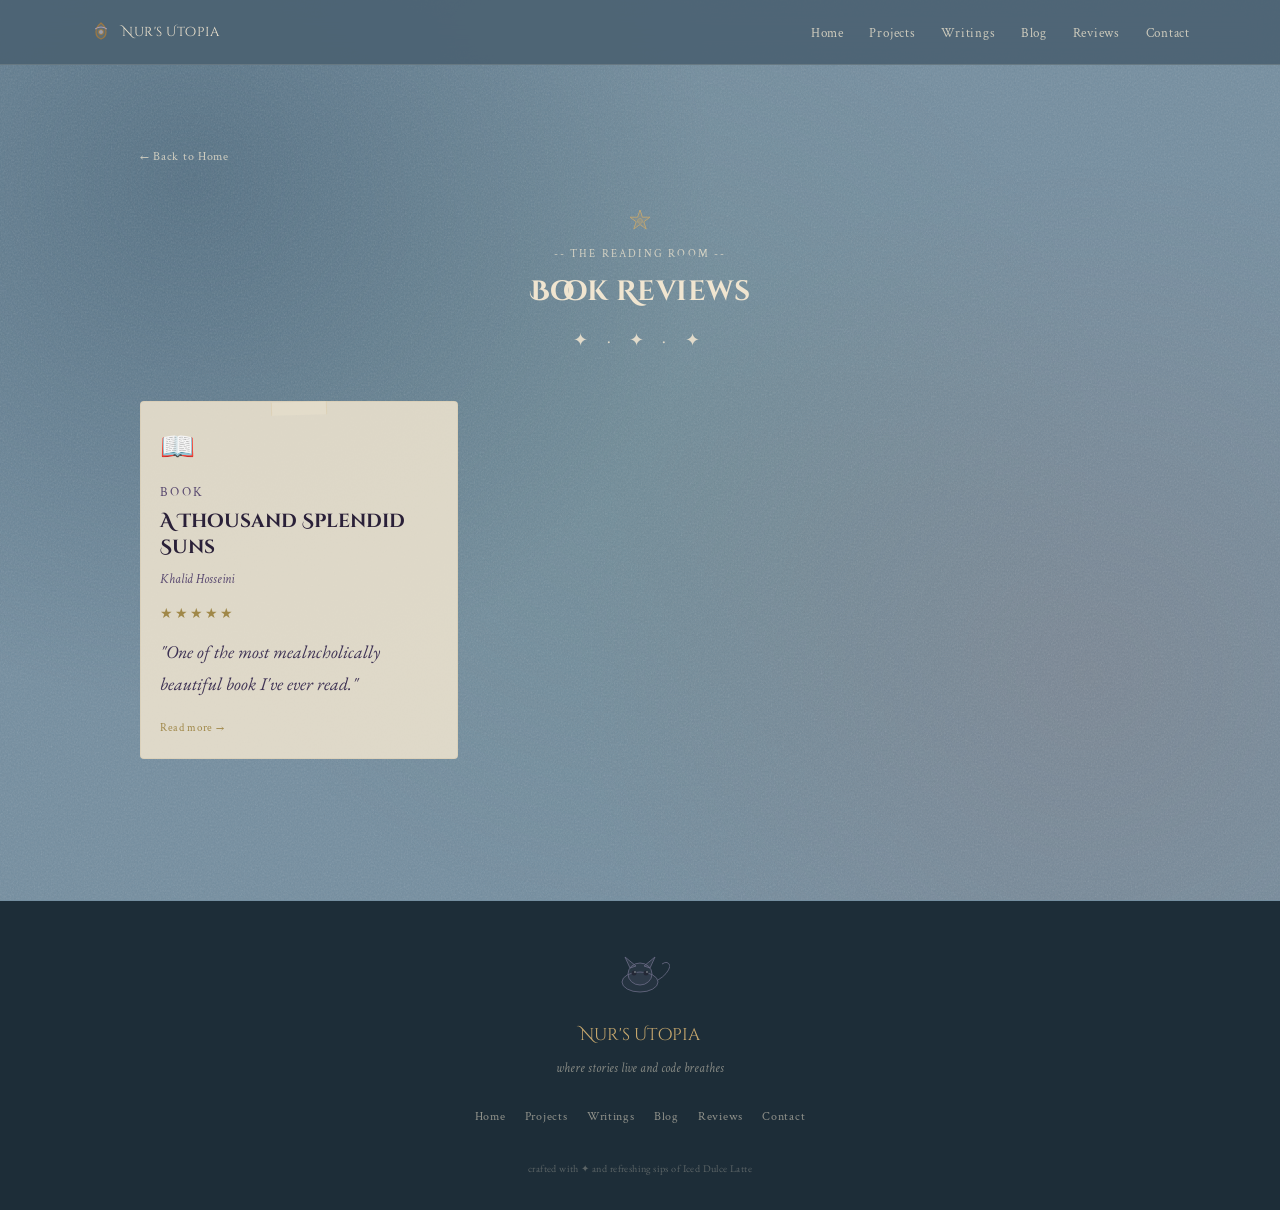
<file: books/index.html>
<!DOCTYPE html>
<html lang="en">
<head>
<meta charset="UTF-8">
<meta name="viewport" content="width=device-width, initial-scale=1.0">
<title>Book Reviews -- Nur's Utopia</title>
<meta name="description" content="Book reviews by Nur-E-Jannat Anika.">
<link rel="canonical" href="https://anika-nur.github.io/books/">
<link rel="preconnect" href="https://fonts.googleapis.com">
<link rel="preconnect" href="https://fonts.gstatic.com" crossorigin>
<link href="https://fonts.googleapis.com/css2?family=Cinzel+Decorative:wght@400;700&family=EB+Garamond:ital,wght@0,400;0,500;1,400;1,500&family=Crimson+Text:ital,wght@0,400;1,400&display=swap" rel="stylesheet">
<link rel="stylesheet" href="../style.css">
</head>
<body>
<svg class="grain-overlay" xmlns="http://www.w3.org/2000/svg" aria-hidden="true" focusable="false"><filter id="grain-f" x="0%" y="0%" width="100%" height="100%"><feTurbulence type="fractalNoise" baseFrequency="0.70 0.52" numOctaves="4" stitchTiles="stitch"/><feColorMatrix type="saturate" values="0"/></filter><rect width="100%" height="100%" filter="url(#grain-f)"/></svg>

<div class="particles" id="particles"></div>

<!-- ═══════ NAV ═══════ -->
<nav>
  <div class="nav-inner">
    <a class="nav-logo" href="../index.html">
      <svg width="22" height="22" viewBox="0 0 22 22" fill="none" aria-hidden="true">
        <path d="M11 2 C11 2, 6 6, 6 11 C6 14.3 8.2 17 11 18 C13.8 17 16 14.3 16 11 C16 6 11 2 11 2Z" stroke="#9e7840" stroke-width="1.2" fill="rgba(201,169,110,0.15)"/>
        <circle cx="11" cy="11" r="2.5" stroke="#9e7840" stroke-width="1" fill="rgba(214,205,232,0.5)"/>
        <path d="M5 8 Q11 4 17 8" stroke="#b8aad4" stroke-width="0.8" fill="none"/>
      </svg>
      Nur's Utopia
    </a>
    <ul class="nav-links" id="navLinks">
      <li><a href="../index.html">Home</a></li>
      <li><a href="../projects/index.html">Projects</a></li>
      <li><a href="../writings/index.html">Writings</a></li>
      <li><a href="../blog/index.html">Blog</a></li>
      <li><a href="../index.html#reviews">Reviews</a></li>
      <li><a href="../index.html#contact">Contact</a></li>
    </ul>
    <button class="hamburger" id="hamburger" aria-label="Toggle menu">
      <span></span><span></span><span></span>
    </button>
  </div>
</nav>

<!-- ═══════ BOOK REVIEWS ARCHIVE ═══════ -->
<section class="section-wrap writings-hub-section">
  <div style="max-width:1000px; margin:0 auto; padding:0 0 1rem;">

    <a href="../index.html#reviews" class="back-link">← Back to Home</a>

    <div class="section-header reveal">
      <svg class="section-deco-icon" width="30" height="30" viewBox="0 0 30 30" fill="none" aria-hidden="true">
        <path d="M15 3 L17.4 10.2 L25 10.2 L18.8 14.8 L21.2 22 L15 17.5 L8.8 22 L11.2 14.8 L5 10.2 L12.6 10.2 Z" stroke="#c9a96e" stroke-width="1" fill="rgba(201,169,110,0.18)" stroke-linejoin="round"/>
        <circle cx="15" cy="14" r="2.5" fill="rgba(201,169,110,0.3)" stroke="#c9a96e" stroke-width="0.6"/>
      </svg>
      <span class="section-label">-- the reading room --</span>
      <h2 class="section-title">Book Reviews</h2>
      <div class="section-ornament">✦ · ✦ · ✦</div>
    </div>

    <div class="review-panel active" id="booksArchive" style="display:grid; grid-template-columns: repeat(auto-fill, minmax(260px, 1fr)); gap: 1.75rem;"></div>

  </div>
</section>

<!-- ═══════ FOOTER ═══════ -->
<footer>
  <svg width="60" height="45" viewBox="0 0 60 45" fill="none" style="margin-bottom:1.25rem; opacity:0.5" aria-hidden="true">
    <ellipse cx="30" cy="30" rx="18" ry="10" stroke="#b8aad4" stroke-width="0.8" fill="rgba(184,170,212,0.1)"/>
    <ellipse cx="30" cy="22" rx="12" ry="11" stroke="#b8aad4" stroke-width="0.8" fill="rgba(184,170,212,0.15)"/>
    <path d="M20 16 L15 5 L26 14Z" stroke="#b8aad4" stroke-width="0.8" fill="rgba(184,170,212,0.2)"/>
    <path d="M40 16 L45 5 L34 14Z" stroke="#b8aad4" stroke-width="0.8" fill="rgba(184,170,212,0.2)"/>
    <circle cx="24" cy="21" r="2.5" fill="#2c2535"/>
    <circle cx="36" cy="21" r="2.5" fill="#2c2535"/>
    <circle cx="25" cy="20" r="1" fill="white" opacity="0.7"/>
    <circle cx="37" cy="20" r="1" fill="white" opacity="0.7"/>
    <path d="M48 28 Q58 22 60 14 Q58 8 52 12" stroke="#b8aad4" stroke-width="0.8" fill="none"/>
  </svg>

  <p class="footer-title">Nur's Utopia</p>
  <p class="footer-tagline">where stories live and code breathes</p>

  <div class="footer-links">
    <a href="../index.html">Home</a>
    <a href="../projects/index.html">Projects</a>
    <a href="../writings/index.html">Writings</a>
    <a href="../blog/index.html">Blog</a>
    <a href="../index.html#reviews">Reviews</a>
    <a href="../index.html#contact">Contact</a>
  </div>

  <p class="footer-copy">crafted with ✦ and refreshing sips of Iced Dulce Latte</p>
</footer>

<script src="../books-data.js"></script>
<script>
  /* cards with an unusually long excerpt span two grid columns instead of
     stretching their row-mates to match their height */
  const WIDE_EXCERPT_THRESHOLD = 300;
  const wideClass = text => text.length > WIDE_EXCERPT_THRESHOLD ? ' card-wide' : '';

  const archive = document.getElementById('booksArchive');
  archive.innerHTML = booksData.map(b => `
    <article class="review-card reveal${wideClass(b.excerpt)}">
      <span class="review-emoji">📖</span>
      <p class="writing-genre">Book</p>
      <h3 class="review-card-title">${b.title}</h3>
      <p class="review-author">${b.creator}</p>
      <div class="stars">${'★'.repeat(b.stars)}${'☆'.repeat(5 - b.stars)}</div>
      <p class="review-text">"${b.excerpt}"</p>
      <a href="book.html?id=${b.id}" class="writing-link">Read more →</a>
    </article>
  `).join('');

  const container = document.getElementById('particles');
  const colours = ['#b4c2d4','#c4948a','#9eb08c','#c9a96e','#f0e5d0'];
  for (let i = 0; i < 22; i++) {
    const p = document.createElement('div');
    p.className = 'particle';
    const size = Math.random() * 4 + 2;
    p.style.cssText = `
      width:${size}px; height:${size}px;
      background:${colours[Math.floor(Math.random()*colours.length)]};
      left:${Math.random()*100}%;
      animation-duration:${Math.random()*18+12}s;
      animation-delay:${Math.random()*-20}s;
    `;
    container.appendChild(p);
  }

  const ham = document.getElementById('hamburger');
  const navLinks = document.getElementById('navLinks');
  ham.addEventListener('click', () => navLinks.classList.toggle('open'));
  navLinks.querySelectorAll('a').forEach(a => a.addEventListener('click', () => navLinks.classList.remove('open')));

  const observer = new IntersectionObserver((entries) => {
    entries.forEach(e => {
      if (e.isIntersecting) { e.target.classList.add('visible'); observer.unobserve(e.target); }
    });
  }, { threshold: 0.1 });
  document.querySelectorAll('.reveal').forEach(el => observer.observe(el));
</script>

</body>
</html>
</file>
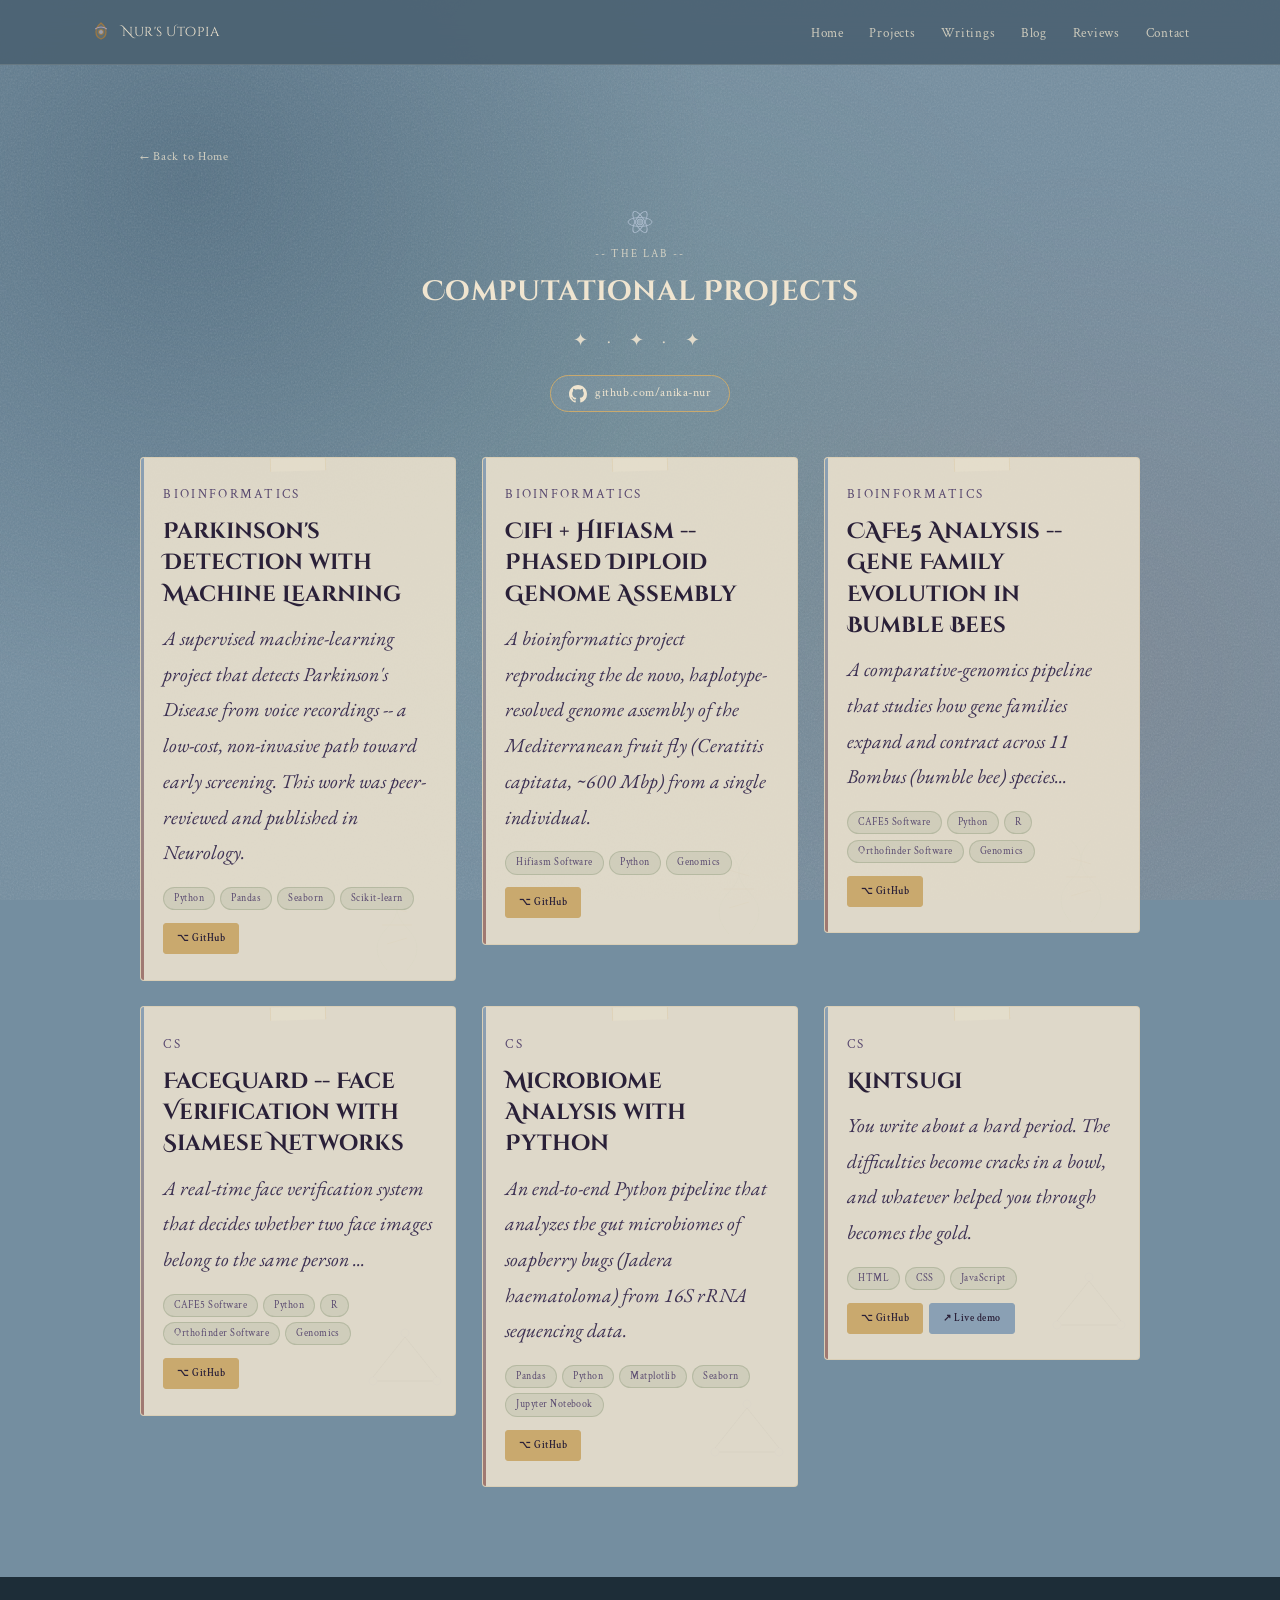
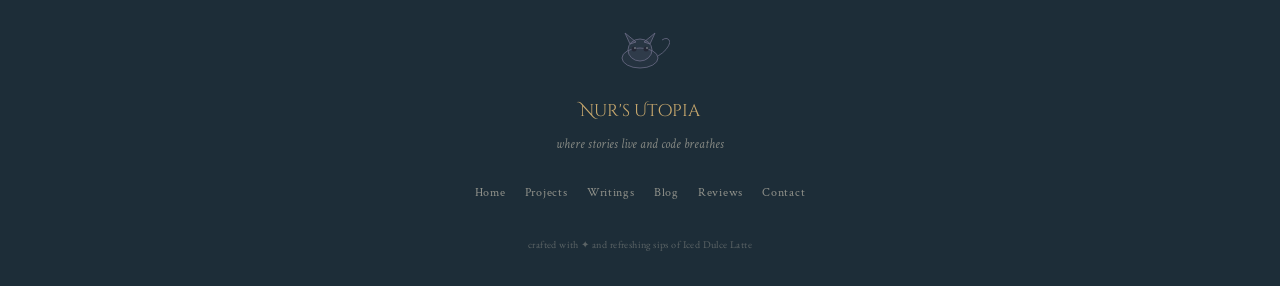
<file: projects/index.html>
<!DOCTYPE html>
<html lang="en">
<head>
<meta charset="UTF-8">
<meta name="viewport" content="width=device-width, initial-scale=1.0">
<title>Computational Projects -- Nur's Utopia</title>
<meta name="description" content="Computational biology, genomics, and machine learning projects by Nur-E-Jannat Anika.">
<link rel="canonical" href="https://anika-nur.github.io/projects/">
<link rel="preconnect" href="https://fonts.googleapis.com">
<link rel="preconnect" href="https://fonts.gstatic.com" crossorigin>
<link href="https://fonts.googleapis.com/css2?family=Cinzel+Decorative:wght@400;700&family=EB+Garamond:ital,wght@0,400;0,500;1,400;1,500&family=Crimson+Text:ital,wght@0,400;1,400&display=swap" rel="stylesheet">
<link rel="stylesheet" href="../style.css">
</head>
<body>
<svg class="grain-overlay" xmlns="http://www.w3.org/2000/svg" aria-hidden="true" focusable="false"><filter id="grain-f" x="0%" y="0%" width="100%" height="100%"><feTurbulence type="fractalNoise" baseFrequency="0.70 0.52" numOctaves="4" stitchTiles="stitch"/><feColorMatrix type="saturate" values="0"/></filter><rect width="100%" height="100%" filter="url(#grain-f)"/></svg>

<div class="particles" id="particles"></div>

<!-- ═══════ NAV ═══════ -->
<nav>
  <div class="nav-inner">
    <a class="nav-logo" href="../index.html">
      <svg width="22" height="22" viewBox="0 0 22 22" fill="none" aria-hidden="true">
        <path d="M11 2 C11 2, 6 6, 6 11 C6 14.3 8.2 17 11 18 C13.8 17 16 14.3 16 11 C16 6 11 2 11 2Z" stroke="#9e7840" stroke-width="1.2" fill="rgba(201,169,110,0.15)"/>
        <circle cx="11" cy="11" r="2.5" stroke="#9e7840" stroke-width="1" fill="rgba(214,205,232,0.5)"/>
        <path d="M5 8 Q11 4 17 8" stroke="#b8aad4" stroke-width="0.8" fill="none"/>
      </svg>
      Nur's Utopia
    </a>
    <ul class="nav-links" id="navLinks">
      <li><a href="../index.html">Home</a></li>
      <li><a href="index.html">Projects</a></li>
      <li><a href="../writings/index.html">Writings</a></li>
      <li><a href="../blog/index.html">Blog</a></li>
      <li><a href="../index.html#reviews">Reviews</a></li>
      <li><a href="../index.html#contact">Contact</a></li>
    </ul>
    <button class="hamburger" id="hamburger" aria-label="Toggle menu">
      <span></span><span></span><span></span>
    </button>
  </div>
</nav>

<!-- ═══════ PROJECTS ARCHIVE ═══════ -->
<section class="section-wrap writings-hub-section">
  <div style="max-width:1000px; margin:0 auto; padding:0 0 1rem;">

    <a href="../index.html#projects" class="back-link">← Back to Home</a>

    <div class="section-header reveal">
      <svg class="section-deco-icon" width="30" height="30" viewBox="0 0 30 30" fill="none" aria-hidden="true">
        <circle cx="15" cy="15" r="3" fill="rgba(180,194,212,0.55)" stroke="#b4c2d4" stroke-width="0.9"/>
        <ellipse cx="15" cy="15" rx="12" ry="4.5" stroke="#b4c2d4" stroke-width="0.9" fill="none"/>
        <ellipse cx="15" cy="15" rx="12" ry="4.5" stroke="#b4c2d4" stroke-width="0.9" fill="none" transform="rotate(60 15 15)"/>
        <ellipse cx="15" cy="15" rx="12" ry="4.5" stroke="#b4c2d4" stroke-width="0.9" fill="none" transform="rotate(-60 15 15)"/>
      </svg>
      <span class="section-label">-- the lab --</span>
      <h2 class="section-title">Computational Projects</h2>
      <div class="section-ornament">✦ · ✦ · ✦</div>
      <a href="https://github.com/anika-nur" target="_blank" rel="noopener" class="github-profile-link">
        <svg class="github-icon" width="18" height="18" viewBox="0 0 16 16" fill="currentColor" aria-hidden="true">
          <path d="M8 0C3.58 0 0 3.58 0 8c0 3.54 2.29 6.53 5.47 7.59.4.07.55-.17.55-.38 0-.19-.01-.82-.01-1.49-2.01.37-2.53-.49-2.69-.94-.09-.23-.48-.94-.82-1.13-.28-.15-.68-.52-.01-.53.63-.01 1.08.58 1.23.82.72 1.21 1.87.87 2.33.66.07-.52.28-.87.51-1.07-1.78-.2-3.64-.89-3.64-3.95 0-.87.31-1.59.82-2.15-.08-.2-.36-1.02.08-2.12 0 0 .67-.21 2.2.82.64-.18 1.32-.27 2-.27.68 0 1.36.09 2 .27 1.53-1.04 2.2-.82 2.2-.82.44 1.1.16 1.92.08 2.12.51.56.82 1.27.82 2.15 0 3.07-1.87 3.75-3.65 3.95.29.25.54.73.54 1.48 0 1.07-.01 1.93-.01 2.2 0 .21.15.46.55.38A8.01 8.01 0 0 0 16 8c0-4.42-3.58-8-8-8Z"/>
        </svg>
        <span>github.com/anika-nur</span>
      </a>
    </div>

    <div class="writings-grid" id="projectsArchive"></div>

  </div>
</section>

<!-- ═══════ FOOTER ═══════ -->
<footer>
  <svg width="60" height="45" viewBox="0 0 60 45" fill="none" style="margin-bottom:1.25rem; opacity:0.5" aria-hidden="true">
    <ellipse cx="30" cy="30" rx="18" ry="10" stroke="#b8aad4" stroke-width="0.8" fill="rgba(184,170,212,0.1)"/>
    <ellipse cx="30" cy="22" rx="12" ry="11" stroke="#b8aad4" stroke-width="0.8" fill="rgba(184,170,212,0.15)"/>
    <path d="M20 16 L15 5 L26 14Z" stroke="#b8aad4" stroke-width="0.8" fill="rgba(184,170,212,0.2)"/>
    <path d="M40 16 L45 5 L34 14Z" stroke="#b8aad4" stroke-width="0.8" fill="rgba(184,170,212,0.2)"/>
    <circle cx="24" cy="21" r="2.5" fill="#2c2535"/>
    <circle cx="36" cy="21" r="2.5" fill="#2c2535"/>
    <circle cx="25" cy="20" r="1" fill="white" opacity="0.7"/>
    <circle cx="37" cy="20" r="1" fill="white" opacity="0.7"/>
    <path d="M48 28 Q58 22 60 14 Q58 8 52 12" stroke="#b8aad4" stroke-width="0.8" fill="none"/>
  </svg>

  <p class="footer-title">Nur's Utopia</p>
  <p class="footer-tagline">where stories live and code breathes</p>

  <div class="footer-links">
    <a href="../index.html">Home</a>
    <a href="index.html">Projects</a>
    <a href="../writings/index.html">Writings</a>
    <a href="../blog/index.html">Blog</a>
    <a href="../index.html#reviews">Reviews</a>
    <a href="../index.html#contact">Contact</a>
  </div>

  <p class="footer-copy">crafted with ✦ and refreshing sips of Iced Dulce Latte</p>
</footer>

<script src="../projects-data.js"></script>
<script>
  function codeFlourishFor(type) {
    const shapes = {
      'Bioinformatics': `
        <path d="M42 18 Q62 38 42 58 Q22 78 42 100" stroke="#b8c9b0" stroke-width="1" fill="none"/>
        <path d="M62 18 Q42 38 62 58 Q82 78 62 100" stroke="#b8c9b0" stroke-width="1" fill="none"/>
        <line x1="42" y1="36" x2="62" y2="42" stroke="#c9a96e" stroke-width="0.8"/>
        <line x1="37" y1="55" x2="67" y2="55" stroke="#c9a96e" stroke-width="0.8"/>
        <line x1="42" y1="74" x2="62" y2="68" stroke="#c9a96e" stroke-width="0.8"/>
      `,
      'Web App': `
        <rect x="22" y="28" width="76" height="58" rx="3" stroke="#b8aad4" stroke-width="0.8" fill="none"/>
        <line x1="22" y1="40" x2="98" y2="40" stroke="#b8aad4" stroke-width="0.8"/>
        <circle cx="31" cy="34" r="2.5" stroke="#e8c8cc" stroke-width="0.8" fill="none"/>
        <circle cx="39" cy="34" r="2.5" stroke="#b8c9b0" stroke-width="0.8" fill="none"/>
        <circle cx="47" cy="34" r="2.5" stroke="#c9a96e" stroke-width="0.8" fill="none"/>
      `,
    };
    return shapes[type] || `
      <circle cx="60" cy="28" r="4" stroke="#b8aad4" stroke-width="0.8" fill="none"/>
      <circle cx="28" cy="76" r="4" stroke="#b8aad4" stroke-width="0.8" fill="none"/>
      <circle cx="92" cy="76" r="4" stroke="#b8aad4" stroke-width="0.8" fill="none"/>
      <line x1="60" y1="32" x2="28" y2="72" stroke="#6e5f82" stroke-width="0.8"/>
      <line x1="60" y1="32" x2="92" y2="72" stroke="#6e5f82" stroke-width="0.8"/>
      <line x1="32" y1="76" x2="88" y2="76" stroke="#6e5f82" stroke-width="0.8"/>
    `;
  }

  /* cards with an unusually long excerpt span two grid columns instead of
     stretching their row-mates to match their height */
  const WIDE_EXCERPT_THRESHOLD = 300;
  const wideClass = text => text.length > WIDE_EXCERPT_THRESHOLD ? ' card-wide' : '';

  const archive = document.getElementById('projectsArchive');
  archive.innerHTML = projectsData.map(p => `
    <article class="writing-card reveal${wideClass(p.excerpt)}">
      <svg class="ink-flourish" width="120" height="120" viewBox="0 0 120 120" fill="none" aria-hidden="true">
        ${codeFlourishFor(p.type)}
      </svg>
      <p class="writing-genre">${p.type}</p>
      <h3 class="writing-title">${p.title}</h3>
      <p class="writing-excerpt">${p.excerpt}</p>
      <div class="blog-tags" style="margin-top:0.75rem; margin-bottom:0;">
        ${p.tags.map(t => `<span class="blog-tag">${t}</span>`).join('')}
      </div>
      <div class="project-links">
        ${p.github ? `<a href="${p.github}" target="_blank" rel="noopener" class="project-link-btn">⌥ GitHub</a>` : ''}
        ${p.live ? `<a href="${p.live}" target="_blank" rel="noopener" class="project-link-btn live">↗ Live demo</a>` : ''}
      </div>
    </article>
  `).join('');

  const container = document.getElementById('particles');
  const colours = ['#b4c2d4','#c4948a','#9eb08c','#c9a96e','#f0e5d0'];
  for (let i = 0; i < 22; i++) {
    const p = document.createElement('div');
    p.className = 'particle';
    const size = Math.random() * 4 + 2;
    p.style.cssText = `
      width:${size}px; height:${size}px;
      background:${colours[Math.floor(Math.random()*colours.length)]};
      left:${Math.random()*100}%;
      animation-duration:${Math.random()*18+12}s;
      animation-delay:${Math.random()*-20}s;
    `;
    container.appendChild(p);
  }

  const ham = document.getElementById('hamburger');
  const navLinks = document.getElementById('navLinks');
  ham.addEventListener('click', () => navLinks.classList.toggle('open'));
  navLinks.querySelectorAll('a').forEach(a => a.addEventListener('click', () => navLinks.classList.remove('open')));

  const observer = new IntersectionObserver((entries) => {
    entries.forEach(e => {
      if (e.isIntersecting) { e.target.classList.add('visible'); observer.unobserve(e.target); }
    });
  }, { threshold: 0.1 });
  document.querySelectorAll('.reveal').forEach(el => observer.observe(el));
</script>

</body>
</html>
</file>
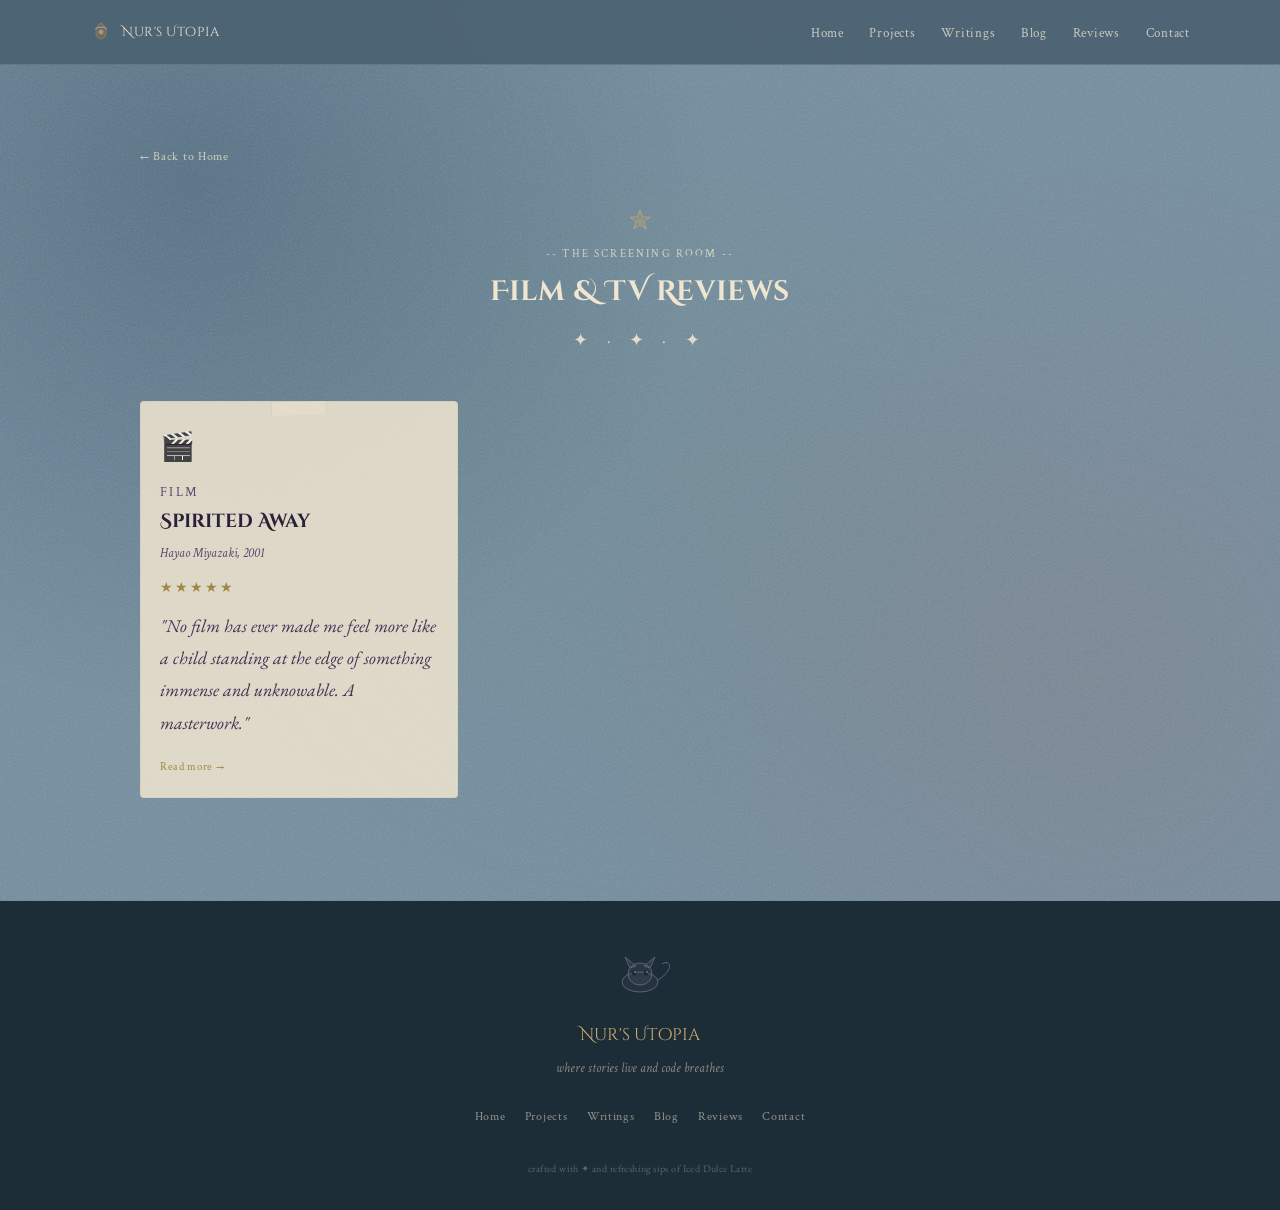
<file: reviews/index.html>
<!DOCTYPE html>
<html lang="en">
<head>
<meta charset="UTF-8">
<meta name="viewport" content="width=device-width, initial-scale=1.0">
<title>Film &amp; TV Reviews -- Nur's Utopia</title>
<meta name="description" content="Film and TV reviews by Nur-E-Jannat Anika.">
<link rel="canonical" href="https://anika-nur.github.io/reviews/">
<link rel="preconnect" href="https://fonts.googleapis.com">
<link rel="preconnect" href="https://fonts.gstatic.com" crossorigin>
<link href="https://fonts.googleapis.com/css2?family=Cinzel+Decorative:wght@400;700&family=EB+Garamond:ital,wght@0,400;0,500;1,400;1,500&family=Crimson+Text:ital,wght@0,400;1,400&display=swap" rel="stylesheet">
<link rel="stylesheet" href="../style.css">
</head>
<body>
<svg class="grain-overlay" xmlns="http://www.w3.org/2000/svg" aria-hidden="true" focusable="false"><filter id="grain-f" x="0%" y="0%" width="100%" height="100%"><feTurbulence type="fractalNoise" baseFrequency="0.70 0.52" numOctaves="4" stitchTiles="stitch"/><feColorMatrix type="saturate" values="0"/></filter><rect width="100%" height="100%" filter="url(#grain-f)"/></svg>

<div class="particles" id="particles"></div>

<!-- ═══════ NAV ═══════ -->
<nav>
  <div class="nav-inner">
    <a class="nav-logo" href="../index.html">
      <svg width="22" height="22" viewBox="0 0 22 22" fill="none" aria-hidden="true">
        <path d="M11 2 C11 2, 6 6, 6 11 C6 14.3 8.2 17 11 18 C13.8 17 16 14.3 16 11 C16 6 11 2 11 2Z" stroke="#9e7840" stroke-width="1.2" fill="rgba(201,169,110,0.15)"/>
        <circle cx="11" cy="11" r="2.5" stroke="#9e7840" stroke-width="1" fill="rgba(214,205,232,0.5)"/>
        <path d="M5 8 Q11 4 17 8" stroke="#b8aad4" stroke-width="0.8" fill="none"/>
      </svg>
      Nur's Utopia
    </a>
    <ul class="nav-links" id="navLinks">
      <li><a href="../index.html">Home</a></li>
      <li><a href="../projects/index.html">Projects</a></li>
      <li><a href="../writings/index.html">Writings</a></li>
      <li><a href="../blog/index.html">Blog</a></li>
      <li><a href="../index.html#reviews">Reviews</a></li>
      <li><a href="../index.html#contact">Contact</a></li>
    </ul>
    <button class="hamburger" id="hamburger" aria-label="Toggle menu">
      <span></span><span></span><span></span>
    </button>
  </div>
</nav>

<!-- ═══════ REVIEWS ARCHIVE ═══════ -->
<section class="section-wrap writings-hub-section">
  <div style="max-width:1000px; margin:0 auto; padding:0 0 1rem;">

    <a href="../index.html#reviews" class="back-link">← Back to Home</a>

    <div class="section-header reveal">
      <svg class="section-deco-icon" width="30" height="30" viewBox="0 0 30 30" fill="none" aria-hidden="true">
        <path d="M15 3 L17.4 10.2 L25 10.2 L18.8 14.8 L21.2 22 L15 17.5 L8.8 22 L11.2 14.8 L5 10.2 L12.6 10.2 Z" stroke="#c9a96e" stroke-width="1" fill="rgba(201,169,110,0.18)" stroke-linejoin="round"/>
        <circle cx="15" cy="14" r="2.5" fill="rgba(201,169,110,0.3)" stroke="#c9a96e" stroke-width="0.6"/>
      </svg>
      <span class="section-label">-- the screening room --</span>
      <h2 class="section-title">Film &amp; TV Reviews</h2>
      <div class="section-ornament">✦ · ✦ · ✦</div>
    </div>

    <div class="review-panel active" id="reviewsArchive" style="display:grid; grid-template-columns: repeat(auto-fill, minmax(260px, 1fr)); gap: 1.75rem;"></div>

  </div>
</section>

<!-- ═══════ FOOTER ═══════ -->
<footer>
  <svg width="60" height="45" viewBox="0 0 60 45" fill="none" style="margin-bottom:1.25rem; opacity:0.5" aria-hidden="true">
    <ellipse cx="30" cy="30" rx="18" ry="10" stroke="#b8aad4" stroke-width="0.8" fill="rgba(184,170,212,0.1)"/>
    <ellipse cx="30" cy="22" rx="12" ry="11" stroke="#b8aad4" stroke-width="0.8" fill="rgba(184,170,212,0.15)"/>
    <path d="M20 16 L15 5 L26 14Z" stroke="#b8aad4" stroke-width="0.8" fill="rgba(184,170,212,0.2)"/>
    <path d="M40 16 L45 5 L34 14Z" stroke="#b8aad4" stroke-width="0.8" fill="rgba(184,170,212,0.2)"/>
    <circle cx="24" cy="21" r="2.5" fill="#2c2535"/>
    <circle cx="36" cy="21" r="2.5" fill="#2c2535"/>
    <circle cx="25" cy="20" r="1" fill="white" opacity="0.7"/>
    <circle cx="37" cy="20" r="1" fill="white" opacity="0.7"/>
    <path d="M48 28 Q58 22 60 14 Q58 8 52 12" stroke="#b8aad4" stroke-width="0.8" fill="none"/>
  </svg>

  <p class="footer-title">Nur's Utopia</p>
  <p class="footer-tagline">where stories live and code breathes</p>

  <div class="footer-links">
    <a href="../index.html">Home</a>
    <a href="../projects/index.html">Projects</a>
    <a href="../writings/index.html">Writings</a>
    <a href="../blog/index.html">Blog</a>
    <a href="../index.html#reviews">Reviews</a>
    <a href="../index.html#contact">Contact</a>
  </div>

  <p class="footer-copy">crafted with ✦ and refreshing sips of Iced Dulce Latte</p>
</footer>

<script src="../reviews-data.js"></script>
<script>
  /* cards with an unusually long excerpt span two grid columns instead of
     stretching their row-mates to match their height */
  const WIDE_EXCERPT_THRESHOLD = 300;
  const wideClass = text => text.length > WIDE_EXCERPT_THRESHOLD ? ' card-wide' : '';

  const archive = document.getElementById('reviewsArchive');
  archive.innerHTML = reviewsData.map(r => `
    <article class="review-card reveal${wideClass(r.excerpt)}">
      <span class="review-emoji">${r.type === 'TV Show' ? '📺' : '🎬'}</span>
      <p class="writing-genre">${r.type}</p>
      <h3 class="review-card-title">${r.title}</h3>
      <p class="review-author">${r.creator}</p>
      <div class="stars">${'★'.repeat(r.stars)}${'☆'.repeat(5 - r.stars)}</div>
      <p class="review-text">"${r.excerpt}"</p>
      <a href="review.html?id=${r.id}" class="writing-link">Read more →</a>
    </article>
  `).join('');

  const container = document.getElementById('particles');
  const colours = ['#b4c2d4','#c4948a','#9eb08c','#c9a96e','#f0e5d0'];
  for (let i = 0; i < 22; i++) {
    const p = document.createElement('div');
    p.className = 'particle';
    const size = Math.random() * 4 + 2;
    p.style.cssText = `
      width:${size}px; height:${size}px;
      background:${colours[Math.floor(Math.random()*colours.length)]};
      left:${Math.random()*100}%;
      animation-duration:${Math.random()*18+12}s;
      animation-delay:${Math.random()*-20}s;
    `;
    container.appendChild(p);
  }

  const ham = document.getElementById('hamburger');
  const navLinks = document.getElementById('navLinks');
  ham.addEventListener('click', () => navLinks.classList.toggle('open'));
  navLinks.querySelectorAll('a').forEach(a => a.addEventListener('click', () => navLinks.classList.remove('open')));

  const observer = new IntersectionObserver((entries) => {
    entries.forEach(e => {
      if (e.isIntersecting) { e.target.classList.add('visible'); observer.unobserve(e.target); }
    });
  }, { threshold: 0.1 });
  document.querySelectorAll('.reveal').forEach(el => observer.observe(el));
</script>

</body>
</html>
</file>
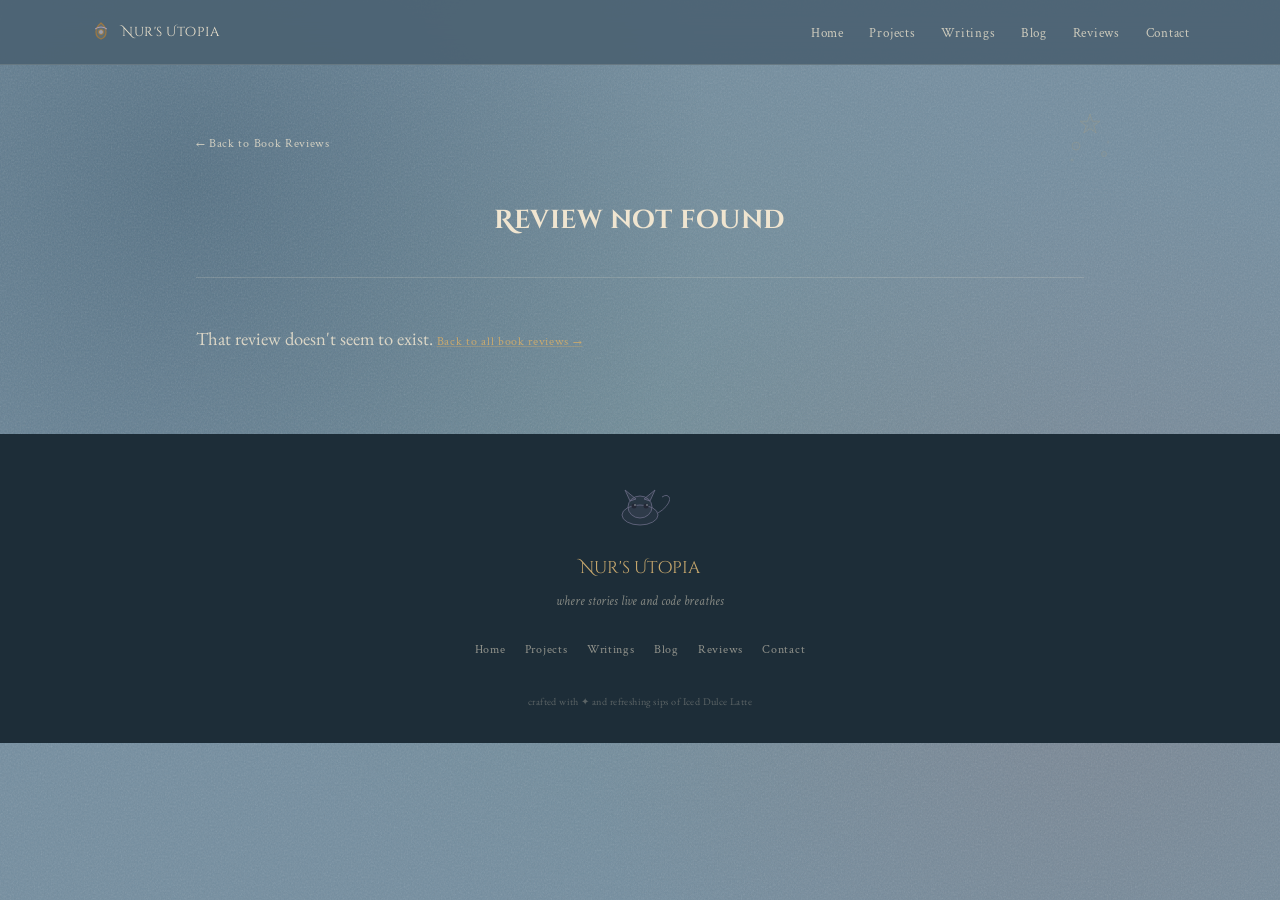
<file: books/book.html>
<!DOCTYPE html>
<html lang="en">
<head>
<meta charset="UTF-8">
<meta name="viewport" content="width=device-width, initial-scale=1.0">
<title id="pageTitle">Book Review -- Nur's Utopia</title>
<link rel="preconnect" href="https://fonts.googleapis.com">
<link rel="preconnect" href="https://fonts.gstatic.com" crossorigin>
<link href="https://fonts.googleapis.com/css2?family=Cinzel+Decorative:wght@400;700&family=EB+Garamond:ital,wght@0,400;0,500;1,400;1,500&family=Crimson+Text:ital,wght@0,400;1,400&display=swap" rel="stylesheet">
<link rel="stylesheet" href="../style.css">
</head>
<body>
<svg class="grain-overlay" xmlns="http://www.w3.org/2000/svg" aria-hidden="true" focusable="false"><filter id="grain-f" x="0%" y="0%" width="100%" height="100%"><feTurbulence type="fractalNoise" baseFrequency="0.70 0.52" numOctaves="4" stitchTiles="stitch"/><feColorMatrix type="saturate" values="0"/></filter><rect width="100%" height="100%" filter="url(#grain-f)"/></svg>

<div class="particles" id="particles"></div>

<!-- ═══════ NAV ═══════ -->
<nav>
  <div class="nav-inner">
    <a class="nav-logo" href="../index.html">
      <svg width="22" height="22" viewBox="0 0 22 22" fill="none" aria-hidden="true">
        <path d="M11 2 C11 2, 6 6, 6 11 C6 14.3 8.2 17 11 18 C13.8 17 16 14.3 16 11 C16 6 11 2 11 2Z" stroke="#9e7840" stroke-width="1.2" fill="rgba(201,169,110,0.15)"/>
        <circle cx="11" cy="11" r="2.5" stroke="#9e7840" stroke-width="1" fill="rgba(214,205,232,0.5)"/>
        <path d="M5 8 Q11 4 17 8" stroke="#b8aad4" stroke-width="0.8" fill="none"/>
      </svg>
      Nur's Utopia
    </a>
    <ul class="nav-links" id="navLinks">
      <li><a href="../index.html">Home</a></li>
      <li><a href="../projects/index.html">Projects</a></li>
      <li><a href="../writings/index.html">Writings</a></li>
      <li><a href="../blog/index.html">Blog</a></li>
      <li><a href="../index.html#reviews">Reviews</a></li>
      <li><a href="../index.html#contact">Contact</a></li>
    </ul>
    <button class="hamburger" id="hamburger" aria-label="Toggle menu">
      <span></span><span></span><span></span>
    </button>
  </div>
</nav>

<!-- ═══════ BOOK REVIEW PAGE ═══════ -->
<main class="writing-page-wrap">
  <!-- corner star cluster -->
  <svg style="position:absolute;top:3.5rem;right:-0.5rem;opacity:0.22;pointer-events:none" width="52" height="55" viewBox="0 0 52 55" fill="none" aria-hidden="true">
    <path d="M26 4 L28.4 11.2 L36 11.2 L29.8 15.8 L32.2 23 L26 18.5 L19.8 23 L22.2 15.8 L16 11.2 L23.6 11.2 Z" stroke="#c9a96e" stroke-width="0.9" fill="rgba(201,169,110,0.2)" stroke-linejoin="round"/>
    <circle cx="12" cy="36" r="4" stroke="#c9a96e" stroke-width="0.7" fill="rgba(201,169,110,0.12)"/>
    <circle cx="40" cy="44" r="2.5" stroke="#c9a96e" stroke-width="0.7" fill="rgba(201,169,110,0.12)"/>
    <circle cx="8" cy="50" r="1.5" fill="#c9a96e" fill-opacity="0.4"/>
    <circle cx="44" cy="32" r="1.2" fill="#c9a96e" fill-opacity="0.4"/>
  </svg>

  <a href="index.html" class="back-link">← Back to Book Reviews</a>

  <article class="writing-page" id="bookContent">
    <!-- populated by JS from books-data.js based on the ?id= in the URL -->
  </article>
</main>

<!-- ═══════ FOOTER ═══════ -->
<footer>
  <svg width="60" height="45" viewBox="0 0 60 45" fill="none" style="margin-bottom:1.25rem; opacity:0.5" aria-hidden="true">
    <ellipse cx="30" cy="30" rx="18" ry="10" stroke="#b8aad4" stroke-width="0.8" fill="rgba(184,170,212,0.1)"/>
    <ellipse cx="30" cy="22" rx="12" ry="11" stroke="#b8aad4" stroke-width="0.8" fill="rgba(184,170,212,0.15)"/>
    <path d="M20 16 L15 5 L26 14Z" stroke="#b8aad4" stroke-width="0.8" fill="rgba(184,170,212,0.2)"/>
    <path d="M40 16 L45 5 L34 14Z" stroke="#b8aad4" stroke-width="0.8" fill="rgba(184,170,212,0.2)"/>
    <circle cx="24" cy="21" r="2.5" fill="#2c2535"/>
    <circle cx="36" cy="21" r="2.5" fill="#2c2535"/>
    <circle cx="25" cy="20" r="1" fill="white" opacity="0.7"/>
    <circle cx="37" cy="20" r="1" fill="white" opacity="0.7"/>
    <path d="M48 28 Q58 22 60 14 Q58 8 52 12" stroke="#b8aad4" stroke-width="0.8" fill="none"/>
  </svg>

  <p class="footer-title">Nur's Utopia</p>
  <p class="footer-tagline">where stories live and code breathes</p>

  <div class="footer-links">
    <a href="../index.html">Home</a>
    <a href="../projects/index.html">Projects</a>
    <a href="../writings/index.html">Writings</a>
    <a href="../blog/index.html">Blog</a>
    <a href="../index.html#reviews">Reviews</a>
    <a href="../index.html#contact">Contact</a>
  </div>

  <p class="footer-copy">crafted with ✦ and refreshing sips of Iced Dulce Latte</p>
</footer>

<script src="../books-data.js"></script>
<script>
  const id = new URLSearchParams(window.location.search).get('id');
  const book = booksData.find(b => b.id === id);
  const content = document.getElementById('bookContent');

  if (book) {
    document.getElementById('pageTitle').textContent = `${book.title} -- Nur's Utopia`;
    content.innerHTML = `
      <header class="writing-page-header">
        <p class="writing-genre">📖 Book</p>
        <h1 class="writing-page-title">${book.title}</h1>
        <p class="review-author" style="margin-top:0.75rem;">${book.creator}</p>
        <div class="stars" style="margin-top:0.5rem;">${'★'.repeat(book.stars)}${'☆'.repeat(5 - book.stars)}</div>
        <div class="section-ornament" style="margin-top:1.25rem;">✦ · ✦ · ✦</div>
      </header>
      <div class="prose">
        ${book.review.map(p => `<p>${p}</p>`).join('')}
      </div>
    `;
  } else {
    content.innerHTML = `
      <header class="writing-page-header">
        <h1 class="writing-page-title">Review not found</h1>
      </header>
      <div class="prose"><p>That review doesn't seem to exist. <a href="index.html" class="writing-link">Back to all book reviews →</a></p></div>
    `;
  }

  const container = document.getElementById('particles');
  const colours = ['#b4c2d4','#c4948a','#9eb08c','#c9a96e','#f0e5d0'];
  for (let i = 0; i < 22; i++) {
    const p = document.createElement('div');
    p.className = 'particle';
    const size = Math.random() * 4 + 2;
    p.style.cssText = `
      width:${size}px; height:${size}px;
      background:${colours[Math.floor(Math.random()*colours.length)]};
      left:${Math.random()*100}%;
      animation-duration:${Math.random()*18+12}s;
      animation-delay:${Math.random()*-20}s;
    `;
    container.appendChild(p);
  }

  const ham = document.getElementById('hamburger');
  const navLinks = document.getElementById('navLinks');
  ham.addEventListener('click', () => navLinks.classList.toggle('open'));
  navLinks.querySelectorAll('a').forEach(a => a.addEventListener('click', () => navLinks.classList.remove('open')));
</script>

</body>
</html>
</file>
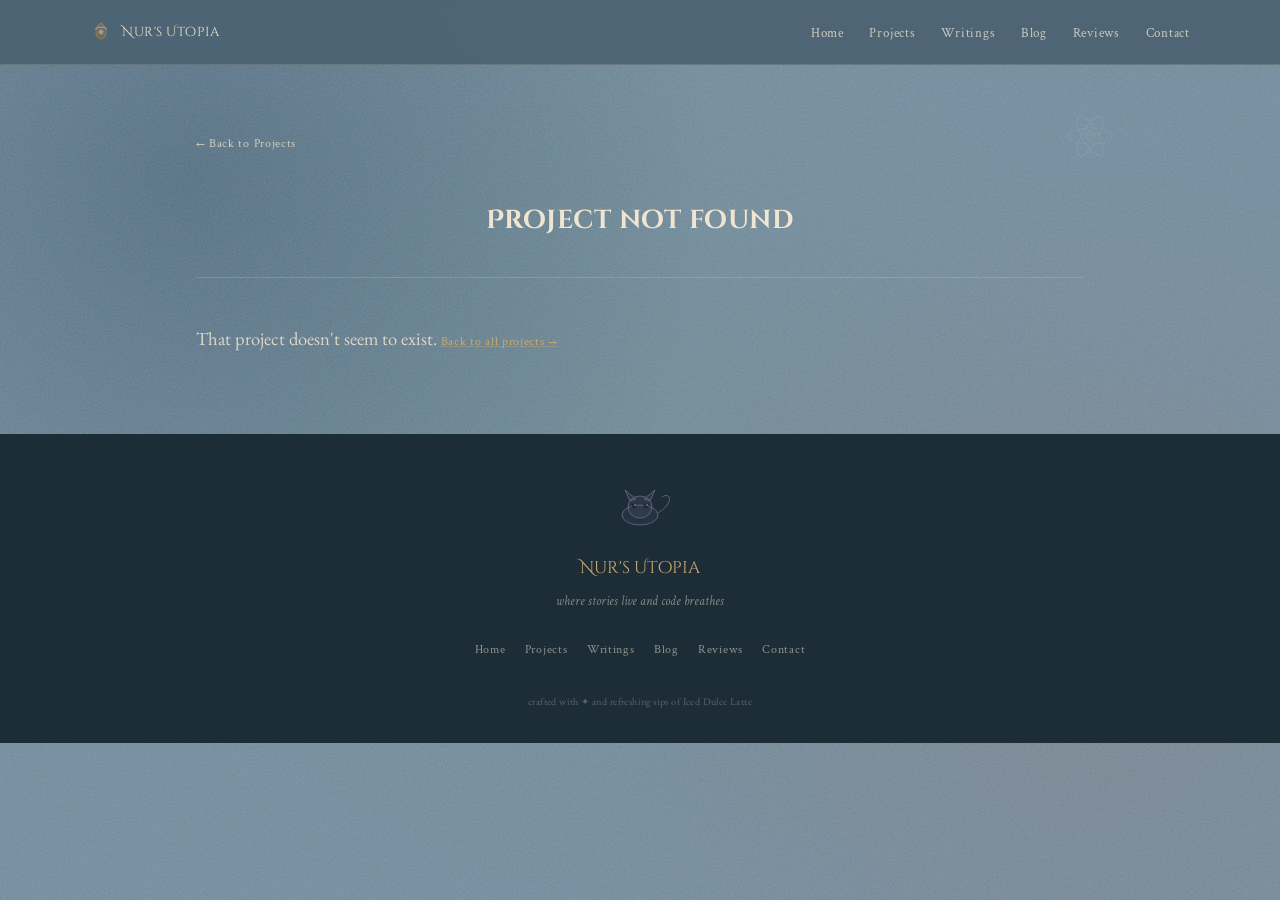
<file: projects/project.html>
<!DOCTYPE html>
<html lang="en">
<head>
<meta charset="UTF-8">
<meta name="viewport" content="width=device-width, initial-scale=1.0">
<title id="pageTitle">Project -- Nur's Utopia</title>
<link rel="preconnect" href="https://fonts.googleapis.com">
<link rel="preconnect" href="https://fonts.gstatic.com" crossorigin>
<link href="https://fonts.googleapis.com/css2?family=Cinzel+Decorative:wght@400;700&family=EB+Garamond:ital,wght@0,400;0,500;1,400;1,500&family=Crimson+Text:ital,wght@0,400;1,400&display=swap" rel="stylesheet">
<link rel="stylesheet" href="../style.css">
</head>
<body>
<svg class="grain-overlay" xmlns="http://www.w3.org/2000/svg" aria-hidden="true" focusable="false"><filter id="grain-f" x="0%" y="0%" width="100%" height="100%"><feTurbulence type="fractalNoise" baseFrequency="0.70 0.52" numOctaves="4" stitchTiles="stitch"/><feColorMatrix type="saturate" values="0"/></filter><rect width="100%" height="100%" filter="url(#grain-f)"/></svg>

<div class="particles" id="particles"></div>

<!-- ═══════ NAV ═══════ -->
<nav>
  <div class="nav-inner">
    <a class="nav-logo" href="../index.html">
      <svg width="22" height="22" viewBox="0 0 22 22" fill="none" aria-hidden="true">
        <path d="M11 2 C11 2, 6 6, 6 11 C6 14.3 8.2 17 11 18 C13.8 17 16 14.3 16 11 C16 6 11 2 11 2Z" stroke="#9e7840" stroke-width="1.2" fill="rgba(201,169,110,0.15)"/>
        <circle cx="11" cy="11" r="2.5" stroke="#9e7840" stroke-width="1" fill="rgba(214,205,232,0.5)"/>
        <path d="M5 8 Q11 4 17 8" stroke="#b8aad4" stroke-width="0.8" fill="none"/>
      </svg>
      Nur's Utopia
    </a>
    <ul class="nav-links" id="navLinks">
      <li><a href="../index.html">Home</a></li>
      <li><a href="index.html">Projects</a></li>
      <li><a href="../writings/index.html">Writings</a></li>
      <li><a href="../blog/index.html">Blog</a></li>
      <li><a href="../index.html#reviews">Reviews</a></li>
      <li><a href="../index.html#contact">Contact</a></li>
    </ul>
    <button class="hamburger" id="hamburger" aria-label="Toggle menu">
      <span></span><span></span><span></span>
    </button>
  </div>
</nav>

<!-- ═══════ PROJECT PAGE ═══════ -->
<main class="writing-page-wrap">
  <!-- corner atom -->
  <svg style="position:absolute;top:3.5rem;right:-0.5rem;opacity:0.2;pointer-events:none" width="52" height="52" viewBox="0 0 52 52" fill="none" aria-hidden="true">
    <circle cx="26" cy="26" r="5" fill="rgba(180,194,212,0.5)" stroke="#b4c2d4" stroke-width="0.9"/>
    <ellipse cx="26" cy="26" rx="22" ry="8" stroke="#b4c2d4" stroke-width="0.9" fill="none"/>
    <ellipse cx="26" cy="26" rx="22" ry="8" stroke="#b4c2d4" stroke-width="0.9" fill="none" transform="rotate(60 26 26)"/>
    <ellipse cx="26" cy="26" rx="22" ry="8" stroke="#b4c2d4" stroke-width="0.9" fill="none" transform="rotate(-60 26 26)"/>
  </svg>

  <a href="index.html" class="back-link">← Back to Projects</a>

  <article class="writing-page" id="projectContent">
    <!-- populated by JS from projects-data.js based on the ?id= in the URL -->
  </article>
</main>

<!-- ═══════ FOOTER ═══════ -->
<footer>
  <svg width="60" height="45" viewBox="0 0 60 45" fill="none" style="margin-bottom:1.25rem; opacity:0.5" aria-hidden="true">
    <ellipse cx="30" cy="30" rx="18" ry="10" stroke="#b8aad4" stroke-width="0.8" fill="rgba(184,170,212,0.1)"/>
    <ellipse cx="30" cy="22" rx="12" ry="11" stroke="#b8aad4" stroke-width="0.8" fill="rgba(184,170,212,0.15)"/>
    <path d="M20 16 L15 5 L26 14Z" stroke="#b8aad4" stroke-width="0.8" fill="rgba(184,170,212,0.2)"/>
    <path d="M40 16 L45 5 L34 14Z" stroke="#b8aad4" stroke-width="0.8" fill="rgba(184,170,212,0.2)"/>
    <circle cx="24" cy="21" r="2.5" fill="#2c2535"/>
    <circle cx="36" cy="21" r="2.5" fill="#2c2535"/>
    <circle cx="25" cy="20" r="1" fill="white" opacity="0.7"/>
    <circle cx="37" cy="20" r="1" fill="white" opacity="0.7"/>
    <path d="M48 28 Q58 22 60 14 Q58 8 52 12" stroke="#b8aad4" stroke-width="0.8" fill="none"/>
  </svg>

  <p class="footer-title">Nur's Utopia</p>
  <p class="footer-tagline">where stories live and code breathes</p>

  <div class="footer-links">
    <a href="../index.html">Home</a>
    <a href="index.html">Projects</a>
    <a href="../writings/index.html">Writings</a>
    <a href="../blog/index.html">Blog</a>
    <a href="../index.html#reviews">Reviews</a>
    <a href="../index.html#contact">Contact</a>
  </div>

  <p class="footer-copy">crafted with ✦ and refreshing sips of Iced Dulce Latte</p>
</footer>

<script src="../projects-data.js"></script>
<script>
  const id = new URLSearchParams(window.location.search).get('id');
  const project = projectsData.find(p => p.id === id);
  const content = document.getElementById('projectContent');

  if (project) {
    document.getElementById('pageTitle').textContent = `${project.title} -- Nur's Utopia`;

    const linksHtml = (project.github || project.live) ? `
      <div class="project-links" style="margin-top:2rem;">
        ${project.github ? `<a href="${project.github}" target="_blank" rel="noopener" class="project-link-btn">⌥ View on GitHub</a>` : ''}
        ${project.live ? `<a href="${project.live}" target="_blank" rel="noopener" class="project-link-btn live">↗ Live demo</a>` : ''}
      </div>
    ` : '';

    const filesHtml = (project.files && project.files.length) ? `
      <div class="project-files">
        <p class="project-files-label">Files &amp; Resources</p>
        <ul class="project-file-list">
          ${project.files.map(f => `
            <li>
              <a href="${f.url}" target="_blank" rel="noopener" class="project-file-link">
                <svg width="14" height="16" viewBox="0 0 14 16" fill="none" aria-hidden="true">
                  <path d="M2 1h7l3 3v11H2V1z" stroke="#6e5f82" stroke-width="1" fill="none" stroke-linejoin="round"/>
                  <path d="M9 1v3h3" stroke="#6e5f82" stroke-width="1" fill="none"/>
                </svg>
                ${f.name}
              </a>
            </li>
          `).join('')}
        </ul>
      </div>
    ` : '';

    content.innerHTML = `
      <header class="writing-page-header">
        <p class="writing-genre">${project.type}</p>
        <h1 class="writing-page-title">${project.title}</h1>
        <div class="blog-tags" style="justify-content:center; margin-top:1rem;">
          ${project.tags.map(t => `<span class="blog-tag">${t}</span>`).join('')}
        </div>
        <div class="section-ornament" style="margin-top:1.25rem;">✦ · ✦ · ✦</div>
      </header>
      <div class="prose">
        ${project.readme.map(p => `<p>${p}</p>`).join('')}
      </div>
      ${linksHtml}
      ${filesHtml}
    `;
  } else {
    content.innerHTML = `
      <header class="writing-page-header">
        <h1 class="writing-page-title">Project not found</h1>
      </header>
      <div class="prose"><p>That project doesn't seem to exist. <a href="index.html" class="writing-link">Back to all projects →</a></p></div>
    `;
  }

  const container = document.getElementById('particles');
  const colours = ['#b4c2d4','#c4948a','#9eb08c','#c9a96e','#f0e5d0'];
  for (let i = 0; i < 22; i++) {
    const p = document.createElement('div');
    p.className = 'particle';
    const size = Math.random() * 4 + 2;
    p.style.cssText = `
      width:${size}px; height:${size}px;
      background:${colours[Math.floor(Math.random()*colours.length)]};
      left:${Math.random()*100}%;
      animation-duration:${Math.random()*18+12}s;
      animation-delay:${Math.random()*-20}s;
    `;
    container.appendChild(p);
  }

  const ham = document.getElementById('hamburger');
  const navLinks = document.getElementById('navLinks');
  ham.addEventListener('click', () => navLinks.classList.toggle('open'));
  navLinks.querySelectorAll('a').forEach(a => a.addEventListener('click', () => navLinks.classList.remove('open')));
</script>

</body>
</html>
</file>
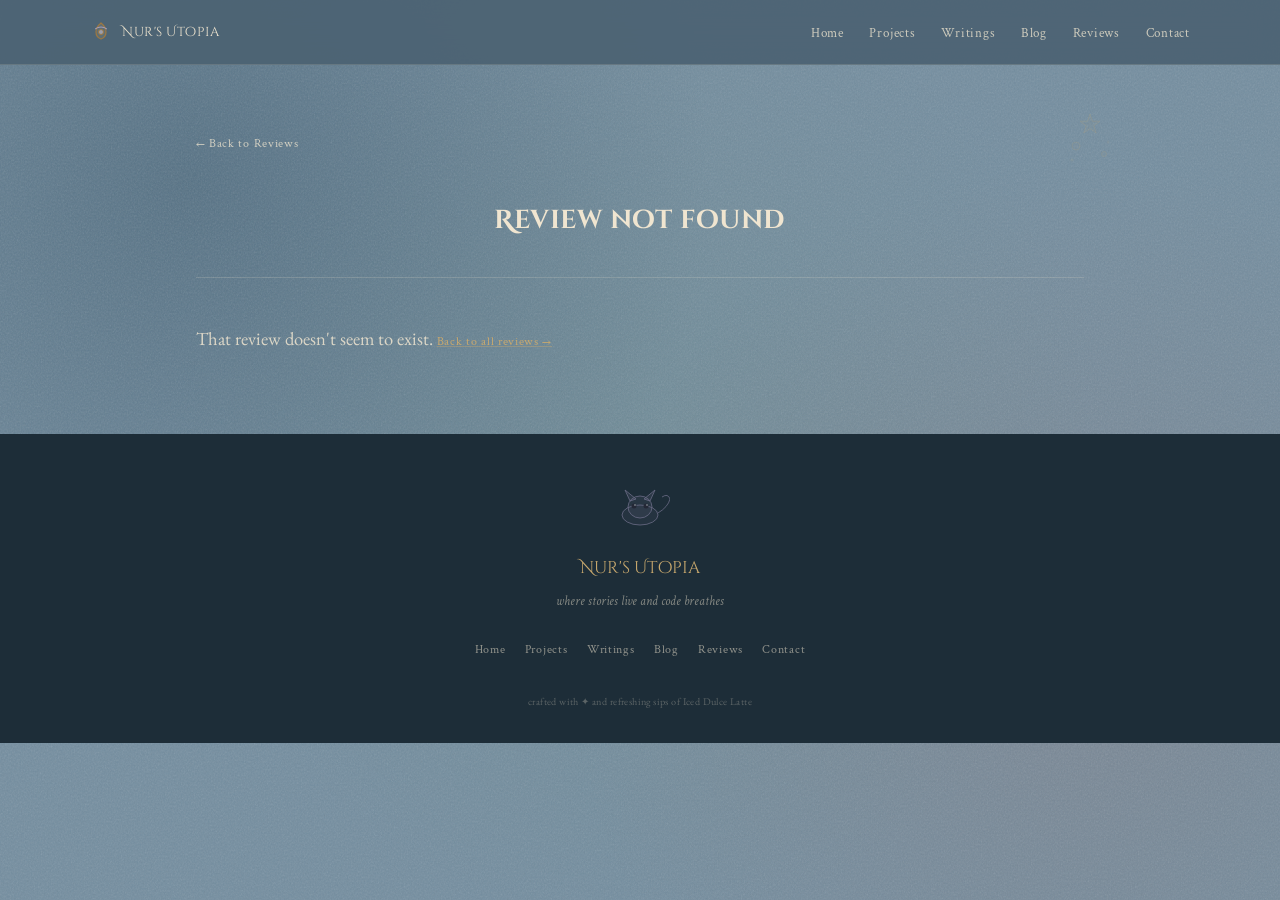
<file: reviews/review.html>
<!DOCTYPE html>
<html lang="en">
<head>
<meta charset="UTF-8">
<meta name="viewport" content="width=device-width, initial-scale=1.0">
<title id="pageTitle">Review -- Nur's Utopia</title>
<link rel="preconnect" href="https://fonts.googleapis.com">
<link rel="preconnect" href="https://fonts.gstatic.com" crossorigin>
<link href="https://fonts.googleapis.com/css2?family=Cinzel+Decorative:wght@400;700&family=EB+Garamond:ital,wght@0,400;0,500;1,400;1,500&family=Crimson+Text:ital,wght@0,400;1,400&display=swap" rel="stylesheet">
<link rel="stylesheet" href="../style.css">
</head>
<body>
<svg class="grain-overlay" xmlns="http://www.w3.org/2000/svg" aria-hidden="true" focusable="false"><filter id="grain-f" x="0%" y="0%" width="100%" height="100%"><feTurbulence type="fractalNoise" baseFrequency="0.70 0.52" numOctaves="4" stitchTiles="stitch"/><feColorMatrix type="saturate" values="0"/></filter><rect width="100%" height="100%" filter="url(#grain-f)"/></svg>

<div class="particles" id="particles"></div>

<!-- ═══════ NAV ═══════ -->
<nav>
  <div class="nav-inner">
    <a class="nav-logo" href="../index.html">
      <svg width="22" height="22" viewBox="0 0 22 22" fill="none" aria-hidden="true">
        <path d="M11 2 C11 2, 6 6, 6 11 C6 14.3 8.2 17 11 18 C13.8 17 16 14.3 16 11 C16 6 11 2 11 2Z" stroke="#9e7840" stroke-width="1.2" fill="rgba(201,169,110,0.15)"/>
        <circle cx="11" cy="11" r="2.5" stroke="#9e7840" stroke-width="1" fill="rgba(214,205,232,0.5)"/>
        <path d="M5 8 Q11 4 17 8" stroke="#b8aad4" stroke-width="0.8" fill="none"/>
      </svg>
      Nur's Utopia
    </a>
    <ul class="nav-links" id="navLinks">
      <li><a href="../index.html">Home</a></li>
      <li><a href="../projects/index.html">Projects</a></li>
      <li><a href="../writings/index.html">Writings</a></li>
      <li><a href="../blog/index.html">Blog</a></li>
      <li><a href="../index.html#reviews">Reviews</a></li>
      <li><a href="../index.html#contact">Contact</a></li>
    </ul>
    <button class="hamburger" id="hamburger" aria-label="Toggle menu">
      <span></span><span></span><span></span>
    </button>
  </div>
</nav>

<!-- ═══════ REVIEW PAGE ═══════ -->
<main class="writing-page-wrap">
  <!-- corner star cluster -->
  <svg style="position:absolute;top:3.5rem;right:-0.5rem;opacity:0.22;pointer-events:none" width="52" height="55" viewBox="0 0 52 55" fill="none" aria-hidden="true">
    <path d="M26 4 L28.4 11.2 L36 11.2 L29.8 15.8 L32.2 23 L26 18.5 L19.8 23 L22.2 15.8 L16 11.2 L23.6 11.2 Z" stroke="#c9a96e" stroke-width="0.9" fill="rgba(201,169,110,0.2)" stroke-linejoin="round"/>
    <circle cx="12" cy="36" r="4" stroke="#c9a96e" stroke-width="0.7" fill="rgba(201,169,110,0.12)"/>
    <circle cx="40" cy="44" r="2.5" stroke="#c9a96e" stroke-width="0.7" fill="rgba(201,169,110,0.12)"/>
    <circle cx="8" cy="50" r="1.5" fill="#c9a96e" fill-opacity="0.4"/>
    <circle cx="44" cy="32" r="1.2" fill="#c9a96e" fill-opacity="0.4"/>
  </svg>

  <a href="index.html" class="back-link">← Back to Reviews</a>

  <article class="writing-page" id="reviewContent">
    <!-- populated by JS from reviews-data.js based on the ?id= in the URL -->
  </article>
</main>

<!-- ═══════ FOOTER ═══════ -->
<footer>
  <svg width="60" height="45" viewBox="0 0 60 45" fill="none" style="margin-bottom:1.25rem; opacity:0.5" aria-hidden="true">
    <ellipse cx="30" cy="30" rx="18" ry="10" stroke="#b8aad4" stroke-width="0.8" fill="rgba(184,170,212,0.1)"/>
    <ellipse cx="30" cy="22" rx="12" ry="11" stroke="#b8aad4" stroke-width="0.8" fill="rgba(184,170,212,0.15)"/>
    <path d="M20 16 L15 5 L26 14Z" stroke="#b8aad4" stroke-width="0.8" fill="rgba(184,170,212,0.2)"/>
    <path d="M40 16 L45 5 L34 14Z" stroke="#b8aad4" stroke-width="0.8" fill="rgba(184,170,212,0.2)"/>
    <circle cx="24" cy="21" r="2.5" fill="#2c2535"/>
    <circle cx="36" cy="21" r="2.5" fill="#2c2535"/>
    <circle cx="25" cy="20" r="1" fill="white" opacity="0.7"/>
    <circle cx="37" cy="20" r="1" fill="white" opacity="0.7"/>
    <path d="M48 28 Q58 22 60 14 Q58 8 52 12" stroke="#b8aad4" stroke-width="0.8" fill="none"/>
  </svg>

  <p class="footer-title">Nur's Utopia</p>
  <p class="footer-tagline">where stories live and code breathes</p>

  <div class="footer-links">
    <a href="../index.html">Home</a>
    <a href="../projects/index.html">Projects</a>
    <a href="../writings/index.html">Writings</a>
    <a href="../blog/index.html">Blog</a>
    <a href="../index.html#reviews">Reviews</a>
    <a href="../index.html#contact">Contact</a>
  </div>

  <p class="footer-copy">crafted with ✦ and refreshing sips of Iced Dulce Latte</p>
</footer>

<script src="../reviews-data.js"></script>
<script>
  const id = new URLSearchParams(window.location.search).get('id');
  const review = reviewsData.find(r => r.id === id);
  const content = document.getElementById('reviewContent');

  if (review) {
    document.getElementById('pageTitle').textContent = `${review.title} -- Nur's Utopia`;
    content.innerHTML = `
      <header class="writing-page-header">
        <p class="writing-genre">${review.type === 'TV Show' ? '📺' : '🎬'} ${review.type}</p>
        <h1 class="writing-page-title">${review.title}</h1>
        <p class="review-author" style="margin-top:0.75rem;">${review.creator}</p>
        <div class="stars" style="margin-top:0.5rem;">${'★'.repeat(review.stars)}${'☆'.repeat(5 - review.stars)}</div>
        <div class="section-ornament" style="margin-top:1.25rem;">✦ · ✦ · ✦</div>
      </header>
      <div class="prose">
        ${review.review.map(p => `<p>${p}</p>`).join('')}
      </div>
    `;
  } else {
    content.innerHTML = `
      <header class="writing-page-header">
        <h1 class="writing-page-title">Review not found</h1>
      </header>
      <div class="prose"><p>That review doesn't seem to exist. <a href="index.html" class="writing-link">Back to all reviews →</a></p></div>
    `;
  }

  const container = document.getElementById('particles');
  const colours = ['#b4c2d4','#c4948a','#9eb08c','#c9a96e','#f0e5d0'];
  for (let i = 0; i < 22; i++) {
    const p = document.createElement('div');
    p.className = 'particle';
    const size = Math.random() * 4 + 2;
    p.style.cssText = `
      width:${size}px; height:${size}px;
      background:${colours[Math.floor(Math.random()*colours.length)]};
      left:${Math.random()*100}%;
      animation-duration:${Math.random()*18+12}s;
      animation-delay:${Math.random()*-20}s;
    `;
    container.appendChild(p);
  }

  const ham = document.getElementById('hamburger');
  const navLinks = document.getElementById('navLinks');
  ham.addEventListener('click', () => navLinks.classList.toggle('open'));
  navLinks.querySelectorAll('a').forEach(a => a.addEventListener('click', () => navLinks.classList.remove('open')));
</script>

</body>
</html>
</file>
<file: style.css>
/* ══════════════════════════════════════════
   Nur's Utopia -- style.css
   Aesthetic: Vintage Poster × La Bohème
   Palette: dusty steel-blue, warm ivory, muted sage, dusty rose, warm gold
   ══════════════════════════════════════════ */

/* ── reset & root ── */
*, *::before, *::after {
  box-sizing: border-box;
  margin: 0;
  padding: 0;
}

:root {
  --bg:        #748ea0;
  --bg-dark:   #567484;
  --cream:     #f0e5d0;
  --parchment: #ede3cf;
  --lavender:  #b4c2d4;
  --lavender2: #8aa0b4;
  --rose:      #c4948a;
  --rose2:     #a07870;
  --sage:      #9eb08c;
  --sage2:     #7a8c6a;
  --ink:       #2a2038;
  --ink2:      #3e3254;
  --ink3:      #5a4a70;
  --mist:      #f0e8d8;
  --gold:      #c9a96e;
  --gold2:     #a08848;
}

html {
  scroll-behavior: smooth;
  font-size: 80%;
}

body {
  background-color: var(--bg);
  color: var(--cream);
  font-family: 'EB Garamond', Georgia, serif;
  font-size: 14.4px;
  line-height: 1.8;
  overflow-x: hidden;
}

/* ── decorative background blobs ── */
body::before {
  content: '';
  position: fixed;
  inset: 0;
  background-image:
    radial-gradient(circle at 15% 20%, rgba(50,80,100,0.45)   0%, transparent 40%),
    radial-gradient(circle at 85% 75%, rgba(150,110,105,0.2)  0%, transparent 40%),
    radial-gradient(circle at 50% 50%, rgba(90,130,100,0.12)  0%, transparent 60%);
  pointer-events: none;
  z-index: 0;
}

/* ════════════════════════
   PARTICLES
   ════════════════════════ */
.particles {
  position: fixed;
  inset: 0;
  pointer-events: none;
  z-index: 1;
  overflow: hidden;
}

.particle {
  position: absolute;
  border-radius: 50%;
  opacity: 0;
  animation: drift linear infinite;
}

@keyframes drift {
  0%   { opacity: 0;   transform: translateY(100vh) rotate(0deg);   }
  10%  { opacity: 0.4; }
  90%  { opacity: 0.25; }
  100% { opacity: 0;   transform: translateY(-10vh) rotate(720deg); }
}

/* ════════════════════════
   NAVIGATION
   ════════════════════════ */
nav {
  position: sticky;
  top: 0;
  z-index: 100;
  background: rgba(75,98,114,0.92);
  backdrop-filter: blur(14px);
  border-bottom: 1px solid rgba(240,229,208,0.15);
  padding: 0 2rem;
}

.nav-inner {
  max-width: 1100px;
  margin: 0 auto;
  display: flex;
  align-items: center;
  justify-content: space-between;
  height: 64px;
}

.nav-logo {
  font-family: 'Cinzel Decorative', serif;
  font-size: 1.05rem;
  color: var(--cream);
  text-decoration: none;
  letter-spacing: 0.04em;
  display: flex;
  align-items: center;
  gap: 10px;
}

.nav-links {
  display: flex;
  gap: 2rem;
  list-style: none;
}

.nav-links a {
  font-family: 'Crimson Text', serif;
  font-size: 1rem;
  color: rgba(240,229,208,0.78);
  text-decoration: none;
  letter-spacing: 0.06em;
  position: relative;
  padding-bottom: 2px;
  transition: color 0.25s;
}

.nav-links a::after {
  content: '';
  position: absolute;
  bottom: 0; left: 0; right: 0;
  height: 1px;
  background: var(--gold);
  transform: scaleX(0);
  transform-origin: left;
  transition: transform 0.3s ease;
}

.nav-links a:hover          { color: var(--gold); }
.nav-links a:hover::after   { transform: scaleX(1); }

.nav-resume-btn {
  font-family: 'Crimson Text', serif;
  font-size: 0.9rem;
  letter-spacing: 0.08em;
  color: var(--cream);
  background: transparent;
  border: 1px solid rgba(240,229,208,0.4);
  border-radius: 999px;
  padding: 0.4rem 1.1rem;
  margin-left: 1.5rem;
  cursor: pointer;
  transition: background 0.25s, border-color 0.25s, color 0.25s;
}

.nav-resume-btn:hover {
  background: rgba(201,169,110,0.15);
  border-color: var(--gold);
  color: var(--gold);
}

.hamburger {
  display: none;
  flex-direction: column;
  gap: 5px;
  background: none;
  border: none;
  cursor: pointer;
  padding: 4px;
}

.hamburger span {
  display: block;
  width: 24px;
  height: 1.5px;
  background: var(--cream);
  transition: all 0.3s;
}

/* ════════════════════════
   RESUME MODAL
   ════════════════════════ */
.resume-modal-overlay {
  display: none;
  position: fixed;
  inset: 0;
  z-index: 200;
  background: rgba(20,24,30,0.72);
  backdrop-filter: blur(6px);
  align-items: center;
  justify-content: center;
  padding: 3rem 1.5rem;
}

.resume-modal-overlay.open {
  display: flex;
}

.resume-modal {
  width: min(760px, 100%);
  height: 100%;
  max-height: 820px;
  background: var(--parchment);
  border-radius: 8px;
  box-shadow: 0 20px 60px rgba(0,0,0,0.45);
  display: flex;
  flex-direction: column;
  overflow: hidden;
  animation: resume-pop 0.25s ease;
}

@keyframes resume-pop {
  from { opacity: 0; transform: translateY(12px) scale(0.98); }
  to   { opacity: 1; transform: translateY(0) scale(1); }
}

.resume-modal-header {
  display: flex;
  align-items: center;
  justify-content: space-between;
  background: var(--bg-dark);
  padding: 0.9rem 1.25rem;
  border-bottom: 1px solid rgba(240,229,208,0.15);
}

.resume-modal-title {
  font-family: 'Cinzel Decorative', serif;
  font-size: 1rem;
  color: var(--cream);
  letter-spacing: 0.05em;
}

.resume-modal-actions {
  display: flex;
  align-items: center;
  gap: 0.75rem;
}

.resume-download-btn {
  font-family: 'Crimson Text', serif;
  font-size: 0.85rem;
  letter-spacing: 0.05em;
  color: var(--ink);
  background: var(--gold);
  text-decoration: none;
  border-radius: 4px;
  padding: 0.4rem 0.9rem;
  transition: background 0.25s, transform 0.2s;
}

.resume-download-btn:hover {
  background: var(--gold2);
  transform: translateY(-1px);
}

.resume-modal-close {
  background: none;
  border: none;
  color: var(--cream);
  font-size: 1.6rem;
  line-height: 1;
  cursor: pointer;
  padding: 0 0.25rem;
  transition: color 0.2s;
}

.resume-modal-close:hover {
  color: var(--gold);
}

.resume-modal-frame {
  flex: 1;
  width: 100%;
  border: none;
  background: var(--mist);
}

/* ════════════════════════
   SECRET MODAL
   ════════════════════════ */
.secret-btn {
  position: absolute;
  top: 2rem;
  left: 2rem;
  z-index: 3;
  font-family: 'Crimson Text', serif;
  font-style: italic;
  font-size: 1.15rem;
  letter-spacing: 0.05em;
  color: var(--cream);
  background: rgba(29,45,56,0.45);
  border: 2px solid #1d2d38;
  border-radius: 999px;
  padding: 0.75rem 2rem;
  cursor: pointer;
  box-shadow: 0 6px 22px rgba(13,20,26,0.35);
  transition: background 0.25s, border-color 0.25s, color 0.25s, transform 0.2s, box-shadow 0.25s;
  white-space: nowrap;
}

.secret-btn:hover {
  background: rgba(29,45,56,0.65);
  border-color: var(--gold);
  color: var(--cream);
  transform: translateY(-2px);
  box-shadow: 0 10px 30px rgba(201,169,110,0.5);
}

.secret-modal-overlay {
  display: none;
  position: fixed;
  inset: 0;
  z-index: 200;
  background: rgba(20,24,30,0.72);
  backdrop-filter: blur(6px);
  align-items: center;
  justify-content: center;
  padding: 3rem 1.5rem;
}

.secret-modal-overlay.open {
  display: flex;
}

.secret-modal {
  position: relative;
  width: min(600px, 100%);
  max-height: 100%;
  overflow-y: auto;
  background: rgba(20,32,42,0.55);
  backdrop-filter: blur(16px);
  -webkit-backdrop-filter: blur(16px);
  border: 1px solid rgba(184,170,212,0.3);
  border-radius: 14px;
  box-shadow: 0 25px 60px rgba(8,12,18,0.45), inset 0 1px 0 rgba(255,255,255,0.06);
  padding: 3rem 2.5rem 2.75rem;
  text-align: center;
  animation: resume-pop 0.25s ease;
}

.secret-modal-star {
  display: block;
  font-size: 1.4rem;
  color: var(--lavender);
  margin-bottom: 1rem;
}

.secret-modal-title {
  font-family: 'Cinzel Decorative', serif;
  font-size: 1.25rem;
  color: var(--cream);
  letter-spacing: 0.02em;
  line-height: 1.5;
  margin-bottom: 1.25rem;
}

.secret-modal-text {
  font-family: 'Crimson Text', serif;
  font-style: italic;
  font-size: 1.15rem;
  line-height: 1.85;
  color: rgba(240,229,208,0.88);
}

.secret-modal-close {
  position: absolute;
  top: 0.75rem;
  right: 1rem;
  background: none;
  border: none;
  color: var(--cream);
  font-size: 1.6rem;
  line-height: 1;
  cursor: pointer;
  padding: 0 0.25rem;
  transition: color 0.2s;
}

.secret-modal-close:hover {
  color: var(--gold);
}

@media (max-width: 700px) {
  .nav-resume-btn {
    margin-left: 0.75rem;
    padding: 0.35rem 0.9rem;
    font-size: 0.82rem;
  }

  .resume-modal-overlay {
    padding: 1.25rem;
  }

  .secret-btn {
    top: 1.25rem;
    left: 1.25rem;
    padding: 0.55rem 1.25rem;
    font-size: 0.9rem;
    letter-spacing: 0.02em;
  }

  .secret-modal-overlay {
    padding: 1.25rem;
  }

  .secret-modal {
    padding: 2.5rem 1.5rem 2rem;
  }
}

/* ════════════════════════
   SHARED SECTION UTILITIES
   ════════════════════════ */
.section-wrap {
  position: relative;
  z-index: 2;
}

.section-header {
  text-align: center;
  margin-bottom: 3.5rem;
}

.section-label {
  font-family: 'Crimson Text', serif;
  font-size: 0.85rem;
  letter-spacing: 0.2em;
  text-transform: uppercase;
  color: rgba(240,229,208,0.78);
  margin-bottom: 0.75rem;
  display: block;
}

.section-title {
  font-family: 'Cinzel Decorative', serif;
  font-size: clamp(1.5rem, 4vw, 2.2rem);
  color: var(--cream);
  letter-spacing: 0.02em;
  line-height: 1.3;
}

.section-ornament {
  margin-top: 1rem;
  color: rgba(240,229,208,0.88);
  font-size: 1.4rem;
  letter-spacing: 0.4em;
}

/* ════════════════════════
   HERO / INTRO
   ════════════════════════ */
#intro {
  min-height: 100vh;
  display: flex;
  align-items: center;
  justify-content: center;
  padding: 6rem 2rem 4rem;
}

.hero-inner {
  max-width: 780px;
  text-align: center;
}

.hero-creature {
  width: 180px;
  height: 180px;
  margin: 0 auto 2.5rem;
  position: relative;
}

.creature-svg {
  width: 100%;
  height: 100%;
}

.site-title {
  font-family: 'Cinzel Decorative', serif;
  font-size: clamp(2rem, 6vw, 3.8rem);
  color: var(--cream);
  line-height: 1.2;
  letter-spacing: 0.03em;
  margin-bottom: 0.5rem;
}

.site-subtitle {
  font-family: 'Crimson Text', serif;
  font-size: 1.15rem;
  color: rgba(240,229,208,0.8);
  letter-spacing: 0.12em;
  text-transform: uppercase;
  margin-bottom: 2.5rem;
}

.divider-rune {
  display: flex;
  align-items: center;
  gap: 1rem;
  justify-content: center;
  margin-bottom: 2.5rem;
}

.divider-rune::before,
.divider-rune::after {
  content: '';
  height: 1px;
  width: 80px;
  background: linear-gradient(to right, transparent, rgba(240,229,208,0.45));
}

.divider-rune::after {
  background: linear-gradient(to left, transparent, rgba(240,229,208,0.45));
}

.about-box {
  background: rgba(20,32,42,0.3);
  backdrop-filter: blur(14px);
  -webkit-backdrop-filter: blur(14px);
  border: 1px solid rgba(240,229,208,0.16);
  border-radius: 14px;
  box-shadow: 0 25px 60px rgba(8,12,18,0.35), inset 0 1px 0 rgba(255,255,255,0.05);
  padding: 2.75rem clamp(1.5rem, 6vw, 3.5rem) 2.25rem;
  margin: 0 auto 2.5rem;
  max-width: 700px;
  text-align: center;
}

.about-heading {
  font-family: 'Cinzel Decorative', serif;
  font-size: clamp(1.6rem, 3.5vw, 2.1rem);
  color: var(--cream);
  letter-spacing: 0.03em;
  margin-top: 0.4rem;
}

.about-box .section-ornament {
  margin-bottom: 2rem;
}

.hero-bio {
  font-size: clamp(1.2rem, 2vw, 1.45rem);
  line-height: 1.85;
  margin: 0 auto 1.1rem;
  font-style: italic;
}

.hero-tags {
  display: flex;
  flex-wrap: wrap;
  gap: 0.75rem;
  justify-content: center;
}

.tag {
  font-family: 'Crimson Text', serif;
  font-size: 0.9rem;
  padding: 5px 16px;
  border-radius: 20px;
  border: 1px solid rgba(240,229,208,0.3);
  background: rgba(255,255,255,0.08);
  color: rgba(240,229,208,0.85);
  letter-spacing: 0.05em;
}

/* ════════════════════════
   WRITINGS
   ════════════════════════ */
#writings {
  padding: 6rem 2rem;
  background: rgba(82,102,60,0.18);   /* sage-olive wash */
}

.writings-grid {
  max-width: 1000px;
  margin: 0 auto;
  display: grid;
  grid-template-columns: repeat(auto-fill, minmax(280px, 1fr));
  grid-auto-flow: dense;
  align-items: start;
  gap: 2rem;
}

.writing-card {
  background: rgba(237,227,207,0.88);
  border: 1px solid rgba(201,169,110,0.2);
  border-radius: 4px;
  padding: 2rem 1.75rem;
  position: relative;
  transition: transform 0.3s ease, box-shadow 0.3s ease;
  overflow: hidden;
}

.writing-card::before {
  content: '';
  position: absolute;
  top: 0; left: 0;
  width: 3px;
  height: 100%;
  background: linear-gradient(to bottom, var(--lavender2), var(--rose2));
}

.writing-card:hover {
  transform: translateY(-4px);
  box-shadow: 0 12px 32px rgba(0,0,0,0.22);
}

.writing-genre {
  font-family: 'Crimson Text', serif;
  font-size: 1rem;
  letter-spacing: 0.18em;
  text-transform: uppercase;
  color: var(--ink3);
  margin-bottom: 0.75rem;
}

.writing-title {
  font-family: 'Cinzel Decorative', serif;
  font-size: 1.75rem;
  color: var(--ink);
  margin-bottom: 0.85rem;
  line-height: 1.4;
}

.writing-excerpt {
  font-size: 1.55rem;
  color: var(--ink2);
  line-height: 1.8;
  font-style: italic;
  margin-bottom: 1.25rem;
}

.writing-link {
  font-family: 'Crimson Text', serif;
  font-size: 0.9rem;
  color: var(--gold2);
  text-decoration: none;
  letter-spacing: 0.06em;
  border-bottom: 1px solid transparent;
  transition: border-color 0.2s;
}

.writing-link:hover {
  border-color: var(--gold2);
}

.ink-flourish {
  position: absolute;
  bottom: -10px;
  right: -10px;
  opacity: 0.06;
  pointer-events: none;
}

/* ════════════════════════
   REVIEWS
   ════════════════════════ */
#reviews {
  padding: 6rem 2rem;
}

.reviews-inner {
  max-width: 1000px;
  margin: 0 auto;
}

.review-tabs {
  display: flex;
  gap: 0;
  justify-content: center;
  margin-bottom: 3rem;
  border-bottom: 1px solid rgba(240,229,208,0.2);
}

.review-tab {
  font-family: 'Crimson Text', serif;
  font-size: 1rem;
  letter-spacing: 0.08em;
  padding: 0.6rem 2rem 0.75rem;
  background: none;
  border: none;
  color: rgba(240,229,208,0.6);
  cursor: pointer;
  position: relative;
  transition: color 0.25s;
}

.review-tab::after {
  content: '';
  position: absolute;
  bottom: -1px; left: 0; right: 0;
  height: 2px;
  background: var(--gold);
  transform: scaleX(0);
  transition: transform 0.3s;
}

.review-tab.active          { color: var(--cream); }
.review-tab.active::after   { transform: scaleX(1); }

.review-panel {
  display: none;
}

.review-panel.active {
  display: grid;
  grid-template-columns: repeat(auto-fill, minmax(260px, 1fr));
  grid-auto-flow: dense;
  align-items: start;
  gap: 1.75rem;
}

/* a card with an unusually long excerpt spans two columns instead of
   stretching its row-mates to match its height */
@media (min-width: 700px) {
  .writing-card.card-wide,
  .review-card.card-wide {
    grid-column: span 2;
  }
}

.review-card {
  background: rgba(237,227,207,0.88);
  border: 1px solid rgba(201,169,110,0.15);
  border-radius: 4px;
  padding: 1.5rem;
  transition: transform 0.3s ease, box-shadow 0.3s ease;
  position: relative;
}

.review-card:hover {
  transform: translateY(-3px);
  box-shadow: 0 10px 28px rgba(0,0,0,0.2);
}

.review-emoji {
  font-size: 2.2rem;
  margin-bottom: 0.75rem;
  display: block;
}

.review-card-title {
  font-family: 'Cinzel Decorative', serif;
  font-size: 1.45rem;
  color: var(--ink);
  margin-bottom: 0.45rem;
  line-height: 1.4;
}

.review-author {
  font-family: 'Crimson Text', serif;
  font-size: 1.05rem;
  color: var(--ink3);
  font-style: italic;
  margin-bottom: 0.75rem;
}

.stars {
  color: var(--gold2);
  font-size: 1.1rem;
  margin-bottom: 0.75rem;
  letter-spacing: 2px;
}

.review-text {
  font-size: 1.4rem;
  color: var(--ink2);
  line-height: 1.8;
  font-style: italic;
  margin-bottom: 1rem;
}

.review-card .writing-genre {
  margin-bottom: 0.4rem;
}

.review-card .writing-link {
  font-size: 0.85rem;
}

.view-all-link {
  display: block;
  text-align: center;
  margin-top: 3rem;
  font-family: 'Crimson Text', serif;
  font-size: 0.95rem;
  color: rgba(240,229,208,0.85);
  text-decoration: none;
  letter-spacing: 0.06em;
  border-bottom: 1px solid transparent;
  transition: border-color 0.2s, color 0.2s;
}

.view-all-link:hover {
  color: var(--cream);
  border-color: rgba(240,229,208,0.5);
}

/* ════════════════════════
   BLOG
   ════════════════════════ */
#blog {
  padding: 6rem 2rem;
  background: rgba(130,70,62,0.15);   /* dusty rose wash */
}

.blog-inner {
  max-width: 860px;
  margin: 0 auto;
}

.blog-post {
  display: grid;
  grid-template-columns: 80px 1fr;
  gap: 0 2rem;
  padding: 2.25rem 0;
  border-bottom: 1px solid rgba(240,229,208,0.15);
  transition: opacity 0.3s;
}

.blog-post:last-child {
  border-bottom: none;
}

.blog-post:hover {
  opacity: 0.88;
}

.blog-date-col {
  text-align: right;
  padding-top: 4px;
}

.blog-month {
  font-family: 'Crimson Text', serif;
  font-size: 0.75rem;
  letter-spacing: 0.14em;
  text-transform: uppercase;
  color: rgba(240,229,208,0.7);
  display: block;
}

.blog-day {
  font-family: 'Cinzel Decorative', serif;
  font-size: 1.4rem;
  color: rgba(240,229,208,0.88);
  display: block;
  line-height: 1.2;
}

.blog-post-title {
  font-family: 'Cinzel Decorative', serif;
  font-size: 1.55rem;
  color: var(--cream);
  margin-bottom: 0.65rem;
  line-height: 1.4;
  text-decoration: none;
  display: block;
  transition: color 0.2s;
}

.blog-post-title:hover {
  color: var(--gold);
}

.blog-tags {
  display: flex;
  flex-wrap: wrap;
  gap: 0.4rem;
  margin-bottom: 0.6rem;
}

.blog-tag {
  font-family: 'Crimson Text', serif;
  font-size: 0.75rem;
  padding: 2px 10px;
  border-radius: 12px;
  background: rgba(158,176,140,0.2);
  border: 1px solid rgba(158,176,140,0.35);
  color: rgba(240,229,208,0.82);
  letter-spacing: 0.05em;
}

.blog-excerpt {
  font-size: 1.3rem;
  color: rgba(240,229,208,0.72);
  line-height: 1.8;
}

/* ════════════════════════
   PROJECTS
   ════════════════════════ */
#projects {
  padding: 6rem 2rem;
  background: rgba(42,62,90,0.2);     /* deep navy wash */
}

.project-links {
  display: flex;
  flex-wrap: wrap;
  gap: 0.5rem;
  margin-top: 1rem;
}

.project-link-btn {
  font-family: 'Crimson Text', serif;
  font-weight: 600;
  font-size: 0.82rem;
  padding: 0.4rem 1rem;
  border: 1px solid var(--gold);
  background: var(--gold);
  color: var(--ink);
  text-decoration: none;
  letter-spacing: 0.05em;
  border-radius: 3px;
  transition: background 0.2s, border-color 0.2s, color 0.2s, transform 0.2s, box-shadow 0.2s;
}

.project-link-btn:hover {
  background: var(--gold2);
  border-color: var(--gold2);
  color: var(--cream);
  transform: translateY(-2px);
  box-shadow: 0 4px 12px rgba(160,136,72,0.35);
}

.project-link-btn.live {
  border-color: var(--lavender2);
  background: var(--lavender2);
  color: var(--ink);
}

.project-link-btn.live:hover {
  background: var(--ink3);
  border-color: var(--ink3);
  color: var(--cream);
  transform: translateY(-2px);
  box-shadow: 0 4px 12px rgba(90,74,112,0.35);
}

.github-profile-link {
  display: inline-flex;
  align-items: center;
  gap: 0.6rem;
  margin-top: 1.5rem;
  padding: 0.55rem 1.4rem;
  border: 1px solid var(--gold);
  border-radius: 30px;
  background: rgba(255,255,255,0.05);
  color: var(--cream);
  text-decoration: none;
  font-family: 'Crimson Text', serif;
  font-size: 0.9rem;
  letter-spacing: 0.05em;
  transition: background 0.2s, color 0.2s, transform 0.2s;
}

.github-profile-link .github-icon {
  flex-shrink: 0;
}

.github-profile-link:hover {
  background: var(--gold);
  color: var(--parchment);
  transform: translateY(-2px);
}

.project-files {
  margin-top: 2rem;
  padding-top: 1.5rem;
  border-top: 1px solid rgba(201,169,110,0.2);
}

.project-files-label {
  font-family: 'Crimson Text', serif;
  font-size: 0.78rem;
  letter-spacing: 0.18em;
  text-transform: uppercase;
  color: var(--ink3);
  margin-bottom: 0.75rem;
}

.project-file-list {
  list-style: none;
  display: flex;
  flex-direction: column;
  gap: 0.4rem;
}

.project-file-link {
  font-family: 'EB Garamond', serif;
  font-size: 1rem;
  color: var(--ink2);
  text-decoration: none;
  display: inline-flex;
  align-items: center;
  gap: 0.55rem;
  transition: color 0.2s;
}

.project-file-link:hover {
  color: var(--gold2);
}

.project-file-link:hover svg path {
  stroke: var(--gold2);
}

/* ════════════════════════
   CONTACT
   ════════════════════════ */
#contact {
  padding: 6rem 2rem;
  background: rgba(140,110,58,0.16);  /* warm gold wash */
}

.contact-inner {
  max-width: 680px;
  margin: 0 auto;
}

.contact-intro {
  text-align: center;
  font-size: 1.05rem;
  color: rgba(240,229,208,0.78);
  font-style: italic;
  line-height: 1.85;
  margin-bottom: 3rem;
  max-width: 520px;
  margin-left: auto;
  margin-right: auto;
}

/* the parchment form card */
.contact-card {
  background: rgba(237,227,207,0.9);
  border: 1px solid rgba(201,169,110,0.22);
  border-radius: 4px;
  padding: 2.75rem 2.5rem;
  position: relative;
  overflow: hidden;
}

/* corner ink flourishes */
.contact-card::before,
.contact-card::after {
  content: '';
  position: absolute;
  width: 60px;
  height: 60px;
  border-style: solid;
  border-color: rgba(201,169,110,0.35);
  pointer-events: none;
}

.contact-card::before {
  top: 14px; left: 14px;
  border-width: 1px 0 0 1px;
}

.contact-card::after {
  bottom: 14px; right: 14px;
  border-width: 0 1px 1px 0;
}

.form-row {
  display: grid;
  grid-template-columns: 1fr 1fr;
  gap: 1.25rem;
  margin-bottom: 1.25rem;
}

.form-group {
  display: flex;
  flex-direction: column;
  gap: 0.45rem;
  margin-bottom: 1.25rem;
}

.form-group:last-of-type {
  margin-bottom: 0;
}

.form-group label {
  font-family: 'Crimson Text', serif;
  font-size: 0.85rem;
  letter-spacing: 0.12em;
  text-transform: uppercase;
  color: var(--ink3);
}

.form-group input,
.form-group textarea,
.form-group select {
  font-family: 'EB Garamond', Georgia, serif;
  font-size: 1rem;
  color: var(--ink);
  background: rgba(255,255,255,0.6);
  border: 1px solid rgba(201,169,110,0.3);
  border-radius: 3px;
  padding: 0.65rem 0.9rem;
  outline: none;
  transition: border-color 0.25s, background 0.25s;
  width: 100%;
  resize: none;
}

.form-group input::placeholder,
.form-group textarea::placeholder {
  color: var(--ink3);
  opacity: 0.55;
  font-style: italic;
}

.form-group input:focus,
.form-group textarea:focus,
.form-group select:focus {
  border-color: var(--lavender2);
  background: rgba(255,255,255,0.85);
}

.form-group textarea {
  min-height: 140px;
  line-height: 1.7;
}

/* subject select */
.form-group select {
  appearance: none;
  background-image: url("data:image/svg+xml,%3Csvg xmlns='http://www.w3.org/2000/svg' width='12' height='8' viewBox='0 0 12 8'%3E%3Cpath d='M1 1l5 5 5-5' stroke='%235a4a70' stroke-width='1.2' fill='none' stroke-linecap='round'/%3E%3C/svg%3E");
  background-repeat: no-repeat;
  background-position: right 0.85rem center;
  padding-right: 2.2rem;
  cursor: pointer;
  color: var(--ink2);
}

/* submit button */
.btn-send {
  font-family: 'Cinzel Decorative', serif;
  font-size: 0.85rem;
  letter-spacing: 0.1em;
  color: var(--cream);
  background: var(--bg-dark);
  border: none;
  border-radius: 3px;
  padding: 0.8rem 2.5rem;
  cursor: pointer;
  margin-top: 1.75rem;
  display: block;
  width: 100%;
  transition: background 0.25s, transform 0.2s;
}

.btn-send:hover {
  background: var(--ink);
  transform: translateY(-1px);
}

.btn-send:active {
  transform: translateY(0);
}

/* social links row */
.contact-socials {
  display: flex;
  justify-content: center;
  gap: 2rem;
  margin-top: 2.5rem;
  flex-wrap: wrap;
}

.contact-social-link {
  font-family: 'Crimson Text', serif;
  font-size: 0.95rem;
  color: rgba(240,229,208,0.65);
  text-decoration: none;
  letter-spacing: 0.06em;
  display: flex;
  align-items: center;
  gap: 0.45rem;
  transition: color 0.2s;
}

.contact-social-link:hover {
  color: var(--gold);
}

.contact-social-link svg {
  width: 16px;
  height: 16px;
  flex-shrink: 0;
  opacity: 0.75;
}

/* success message (shown via JS) */
.form-success {
  display: none;
  text-align: center;
  padding: 2rem 1rem;
}

.form-success.visible {
  display: block;
}

.form-success p {
  font-style: italic;
  color: var(--ink2);
  font-size: 1.05rem;
}

/* ════════════════════════
   FOOTER
   ════════════════════════ */
footer {
  position: relative;
  z-index: 2;
  background: #1d2d38;
  padding: 4rem 2rem 2.5rem;
  text-align: center;
  color: rgba(240,229,208,0.6);
}

.footer-title {
  font-family: 'Cinzel Decorative', serif;
  font-size: 1.3rem;
  color: var(--gold);
  margin-bottom: 0.5rem;
}

.footer-tagline {
  font-family: 'Crimson Text', serif;
  font-style: italic;
  font-size: 1rem;
  color: rgba(240,229,208,0.5);
  margin-bottom: 2rem;
}

.footer-links {
  display: flex;
  gap: 1.5rem;
  justify-content: center;
  margin-bottom: 2.5rem;
  flex-wrap: wrap;
}

.footer-links a {
  font-family: 'Crimson Text', serif;
  color: rgba(240,229,208,0.55);
  text-decoration: none;
  font-size: 0.95rem;
  letter-spacing: 0.06em;
  transition: color 0.2s;
}

.footer-links a:hover {
  color: var(--gold);
}

.footer-copy {
  font-size: 0.8rem;
  color: rgba(240,229,208,0.3);
  letter-spacing: 0.04em;
}

/* ════════════════════════
   WRITINGS HUB PAGE
   ════════════════════════ */
.writings-hub-section {
  padding: 6rem 2rem;
  min-height: calc(100vh - 64px);
}

/* per-section accent colors -- removed low-contrast overrides; all labels/ornaments use cream */

/* ════════════════════════
   INDIVIDUAL WRITING PAGE
   ════════════════════════ */
.writing-page-wrap {
  position: relative;
  z-index: 2;
  max-width: 940px;
  margin: 0 auto;
  padding: 5rem 2rem 6rem;
}

.back-link {
  display: inline-block;
  font-family: 'Crimson Text', serif;
  font-size: 0.9rem;
  color: rgba(240,229,208,0.78);
  text-decoration: none;
  letter-spacing: 0.06em;
  margin-bottom: 3rem;
  border-bottom: 1px solid transparent;
  transition: color 0.2s, border-color 0.2s;
}

.back-link:hover {
  color: var(--cream);
  border-color: rgba(240,229,208,0.5);
}

.writing-page-header {
  text-align: center;
  margin-bottom: 3.5rem;
  padding-bottom: 3rem;
  border-bottom: 1px solid rgba(240,229,208,0.18);
}

/* genre label on standalone pages needs cream, not card dark */
.writing-page-header .writing-genre {
  color: rgba(240,229,208,0.72);
}

.writing-page-title {
  font-family: 'Cinzel Decorative', serif;
  font-size: clamp(1.4rem, 4vw, 2rem);
  color: var(--cream);
  line-height: 1.35;
  letter-spacing: 0.02em;
  margin-top: 0.75rem;
}

.prose {
  font-size: 1.45rem;
  line-height: 1.85;
  color: rgba(240,229,208,0.85);
}

.prose p {
  margin-bottom: 1.75rem;
}

.prose p:last-child {
  margin-bottom: 0;
}

.prose em {
  color: var(--cream);
  font-style: italic;
}

.prose strong {
  color: var(--cream);
}

.prose a {
  color: var(--gold);
  text-decoration: underline;
  text-decoration-color: rgba(201,169,110,0.4);
}

.prose a:hover {
  text-decoration-color: var(--gold);
}

.prose h3,
.prose h4 {
  font-family: 'Cinzel Decorative', serif;
  color: var(--cream);
  letter-spacing: 0.02em;
  line-height: 1.4;
  margin: 2.5rem 0 1.25rem;
}

.prose h3 {
  font-size: 1.6rem;
}

.prose h4 {
  font-size: 1.4rem;
}

.prose blockquote {
  border-left: 2px solid var(--gold);
  padding: 0.25rem 0 0.25rem 1.5rem;
  margin: 1.75rem 0;
  color: rgba(240,229,208,0.72);
  font-style: italic;
}

.prose ul,
.prose ol {
  margin: 0 0 1.75rem;
  padding-left: 1.5rem;
}

.prose li {
  margin-bottom: 0.6rem;
}

.prose pre {
  background: rgba(20,24,30,0.4);
  border: 1px solid rgba(240,229,208,0.12);
  border-radius: 6px;
  padding: 1.1rem 1.25rem;
  margin: 1.75rem 0;
  overflow-x: auto;
  font-family: 'Courier New', monospace;
  font-size: 0.92rem;
  line-height: 1.7;
  color: var(--parchment);
}

.prose code {
  font-family: 'Courier New', monospace;
  font-size: 0.92em;
}

.prose figure {
  margin: 2rem 0;
}

.prose img {
  max-width: 100%;
  height: auto;
  border-radius: 4px;
  display: block;
  margin: 0 auto;
}

.prose figcaption {
  text-align: center;
  font-size: 0.9rem;
  color: rgba(240,229,208,0.6);
  margin-top: 0.6rem;
  font-style: italic;
}

.poem p {
  margin-bottom: 2.25rem;
  line-height: 2.1;
}

/* project/blog page links on dark bg */
.writing-page-wrap .project-links {
  margin-top: 2rem;
}

.writing-page-wrap .project-link-btn {
  border-color: rgba(240,229,208,0.4);
  color: rgba(240,229,208,0.8);
}

.writing-page-wrap .project-link-btn:hover {
  background: rgba(240,229,208,0.15);
  color: var(--cream);
}

.writing-page-wrap .project-link-btn.live {
  border-color: rgba(240,229,208,0.5);
  color: rgba(240,229,208,0.85);
}

.writing-page-wrap .project-link-btn.live:hover {
  background: rgba(158,176,140,0.2);
  color: var(--cream);
}

.writing-page-wrap .project-files {
  border-top-color: rgba(240,229,208,0.18);
}

.writing-page-wrap .project-files-label {
  color: rgba(240,229,208,0.72);
}

.writing-page-wrap .project-file-link {
  color: rgba(240,229,208,0.75);
}

.writing-page-wrap .project-file-link:hover {
  color: var(--gold);
}

/* ════════════════════════
   SCROLL REVEAL
   ════════════════════════ */
.reveal {
  opacity: 0;
  transform: translateY(28px);
  transition: opacity 0.7s ease, transform 0.7s ease;
}

.reveal.visible {
  opacity: 1;
  transform: translateY(0);
}

/* ════════════════════════
   RESPONSIVE
   ════════════════════════ */
@media (max-width: 700px) {
  .nav-links {
    display: none;
    flex-direction: column;
    position: absolute;
    top: 64px; left: 0; right: 0;
    background: rgba(70,92,108,0.97);
    padding: 1.5rem 2rem;
    border-bottom: 1px solid rgba(240,229,208,0.15);
    gap: 1.25rem;
  }

  .nav-links.open {
    display: flex;
  }

  .hamburger {
    display: flex;
  }

  .blog-post {
    grid-template-columns: 60px 1fr;
    gap: 0 1rem;
  }

  .form-row {
    grid-template-columns: 1fr;
  }

  .contact-card {
    padding: 2rem 1.5rem;
  }
}

/* ════════════════════════
   PAPER GRAIN TEXTURE
   (inline SVG injected in each HTML file -- sits above bg blobs,
    below particles/content via z-index layering)
   ════════════════════════ */
.grain-overlay {
  position: fixed;
  inset: 0;
  width: 100%;
  height: 100%;
  pointer-events: none;
  z-index: 0;        /* above body::before blobs, below particles (1) & content (2) */
  opacity: 0.18;
}

/* ════════════════════════
   WASHI TAPE + STAMP STICKERS
   ════════════════════════ */
.washi {
  position: absolute;
  height: 18px;
  border-radius: 1px;
  pointer-events: none;
  z-index: 3;
}

.stamp-sticker {
  position: absolute;
  pointer-events: none;
  z-index: 3;
  opacity: 0.72;
}

.moon-sticker {
  position: absolute;
  pointer-events: none;
  z-index: 3;
  opacity: 0.38;
}

@media (max-width: 700px) {
  .stamp-sticker, .moon-sticker { display: none; }
}

/* ════════════════════════
   CARD TAPE STRIPS
   ════════════════════════ */
.writing-card::after,
.review-card::after {
  content: '';
  position: absolute;
  top: 0;
  left: calc(50% - 28px);
  width: 56px;
  height: 13px;
  background: rgba(240,229,208,0.32);
  border-left: 0.5px solid rgba(201,169,110,0.2);
  border-right: 0.5px solid rgba(201,169,110,0.2);
  transform: rotate(-1.5deg);
  z-index: 2;
}

/* ════════════════════════
   DECORATIVE ELEMENTS
   ════════════════════════ */
.hero-botanical {
  position: absolute;
  top: 50%;
  transform: translateY(-50%);
  pointer-events: none;
  opacity: 0.5;
}

.hero-botanical-l { left: 2vw; }
.hero-botanical-r { right: 2vw; transform: translateY(-50%) scaleX(-1); }

.section-deco-icon {
  display: block;
  margin: 0 auto 0.65rem;
  opacity: 0.85;
}

.deco-star {
  position: absolute;
  pointer-events: none;
  color: rgba(240,229,208,0.92);
  opacity: 1;
  line-height: 1;
  user-select: none;
}

@media (max-width: 960px) {
  .hero-botanical { display: none; }
  .deco-star { display: none; }
}

/* ─── context overrides ─── */
/* blog-tags inside parchment cards need dark text */
.writing-card .blog-tag {
  background: rgba(122,140,106,0.15);
  border-color: rgba(122,140,106,0.3);
  color: var(--ink3);
}

/* review author + stars on individual review pages (dark bg) */
.writing-page-header .review-author {
  color: rgba(240,229,208,0.68);
}

.writing-page-header .stars {
  color: rgba(240,229,208,0.88);
}

/* ════════════════════════
   LIKE / STAR BUTTON
   ════════════════════════ */
.card-footer-row {
  display: flex;
  align-items: center;
  justify-content: space-between;
  gap: 0.75rem;
  flex-wrap: wrap;
  margin-top: 0.75rem;
}

.like-star-btn {
  position: relative;
  display: inline-flex;
  align-items: center;
  gap: 0.45rem;
  background: rgba(201,169,110,0.16);
  border: 1.5px solid rgba(163,127,58,0.6);
  border-radius: 999px;
  padding: 0.4rem 0.95rem;
  cursor: pointer;
  color: var(--gold2);
  font-family: 'Crimson Text', serif;
  font-weight: 600;
  font-size: 0.92rem;
  overflow: visible;
  transition: background 0.25s, border-color 0.25s, color 0.25s, transform 0.15s, box-shadow 0.25s;
}

/* on dark backgrounds (blog list rows, full post/writing header) */
.writing-page-header .like-star-btn,
.blog-post .like-star-btn {
  color: var(--gold);
  background: rgba(201,169,110,0.16);
  border-color: rgba(201,169,110,0.65);
}

.like-star-btn:hover {
  background: rgba(201,169,110,0.32);
  border-color: var(--gold2);
  color: var(--ink);
  box-shadow: 0 3px 12px rgba(163,127,58,0.3);
}

.writing-page-header .like-star-btn:hover,
.blog-post .like-star-btn:hover {
  background: rgba(201,169,110,0.34);
  border-color: var(--gold);
  color: var(--cream);
}

.like-star-btn:active {
  transform: scale(0.94);
}

.like-star-btn:disabled {
  cursor: default;
  opacity: 0.55;
}

.like-star-icon {
  width: 16px;
  height: 16px;
  fill: none;
  stroke: currentColor;
  stroke-width: 1.4;
  stroke-linejoin: round;
  transition: fill 0.25s, stroke 0.25s, transform 0.3s;
}

.like-star-btn.liked {
  background: rgba(201,169,110,0.4);
  border-color: var(--gold);
  color: var(--ink);
  box-shadow: 0 3px 14px rgba(163,127,58,0.4);
}

.writing-page-header .like-star-btn.liked,
.blog-post .like-star-btn.liked {
  color: var(--cream);
  background: rgba(201,169,110,0.45);
}

.like-star-btn.liked .like-star-icon {
  fill: var(--gold);
  stroke: var(--gold);
  animation: like-star-pop 0.4s ease;
}

@keyframes like-star-pop {
  0%   { transform: scale(1) rotate(0); }
  40%  { transform: scale(1.35) rotate(-8deg); }
  70%  { transform: scale(0.92) rotate(4deg); }
  100% { transform: scale(1) rotate(0); }
}

.like-star-count {
  min-width: 1ch;
  font-variant-numeric: tabular-nums;
}

.like-star-btn-lg {
  padding: 0.6rem 1.4rem;
  font-size: 1.05rem;
}

.like-star-btn-lg .like-star-icon {
  width: 20px;
  height: 20px;
}

.like-spark {
  position: absolute;
  left: 50%;
  top: 50%;
  color: var(--gold);
  font-size: 0.8rem;
  pointer-events: none;
  transform: translate(-50%, -50%);
  animation: like-spark-fly 0.7s ease-out forwards;
}

@keyframes like-spark-fly {
  0%   { opacity: 1; transform: translate(-50%, -50%) scale(0.6); }
  100% { opacity: 0; transform: translate(calc(-50% + var(--dx)), calc(-50% + var(--dy))) scale(1.1); }
}
</file>
